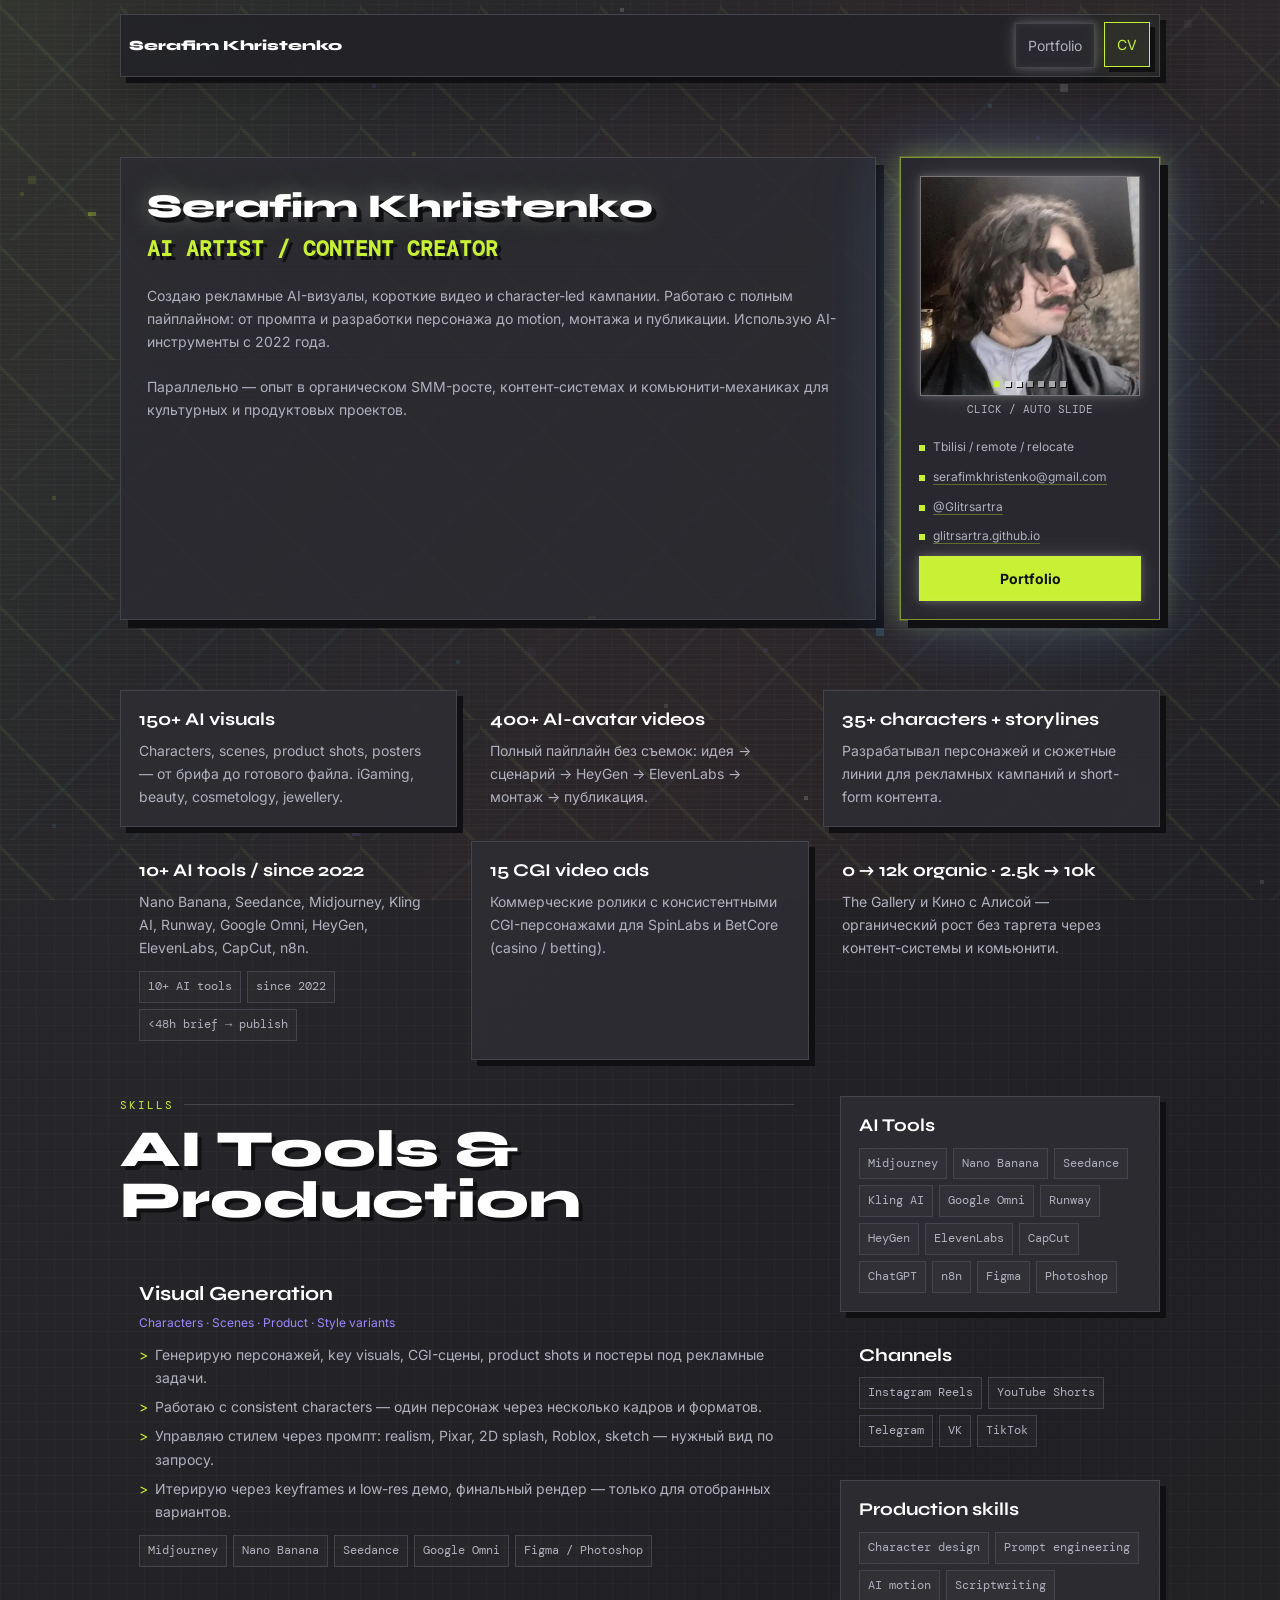
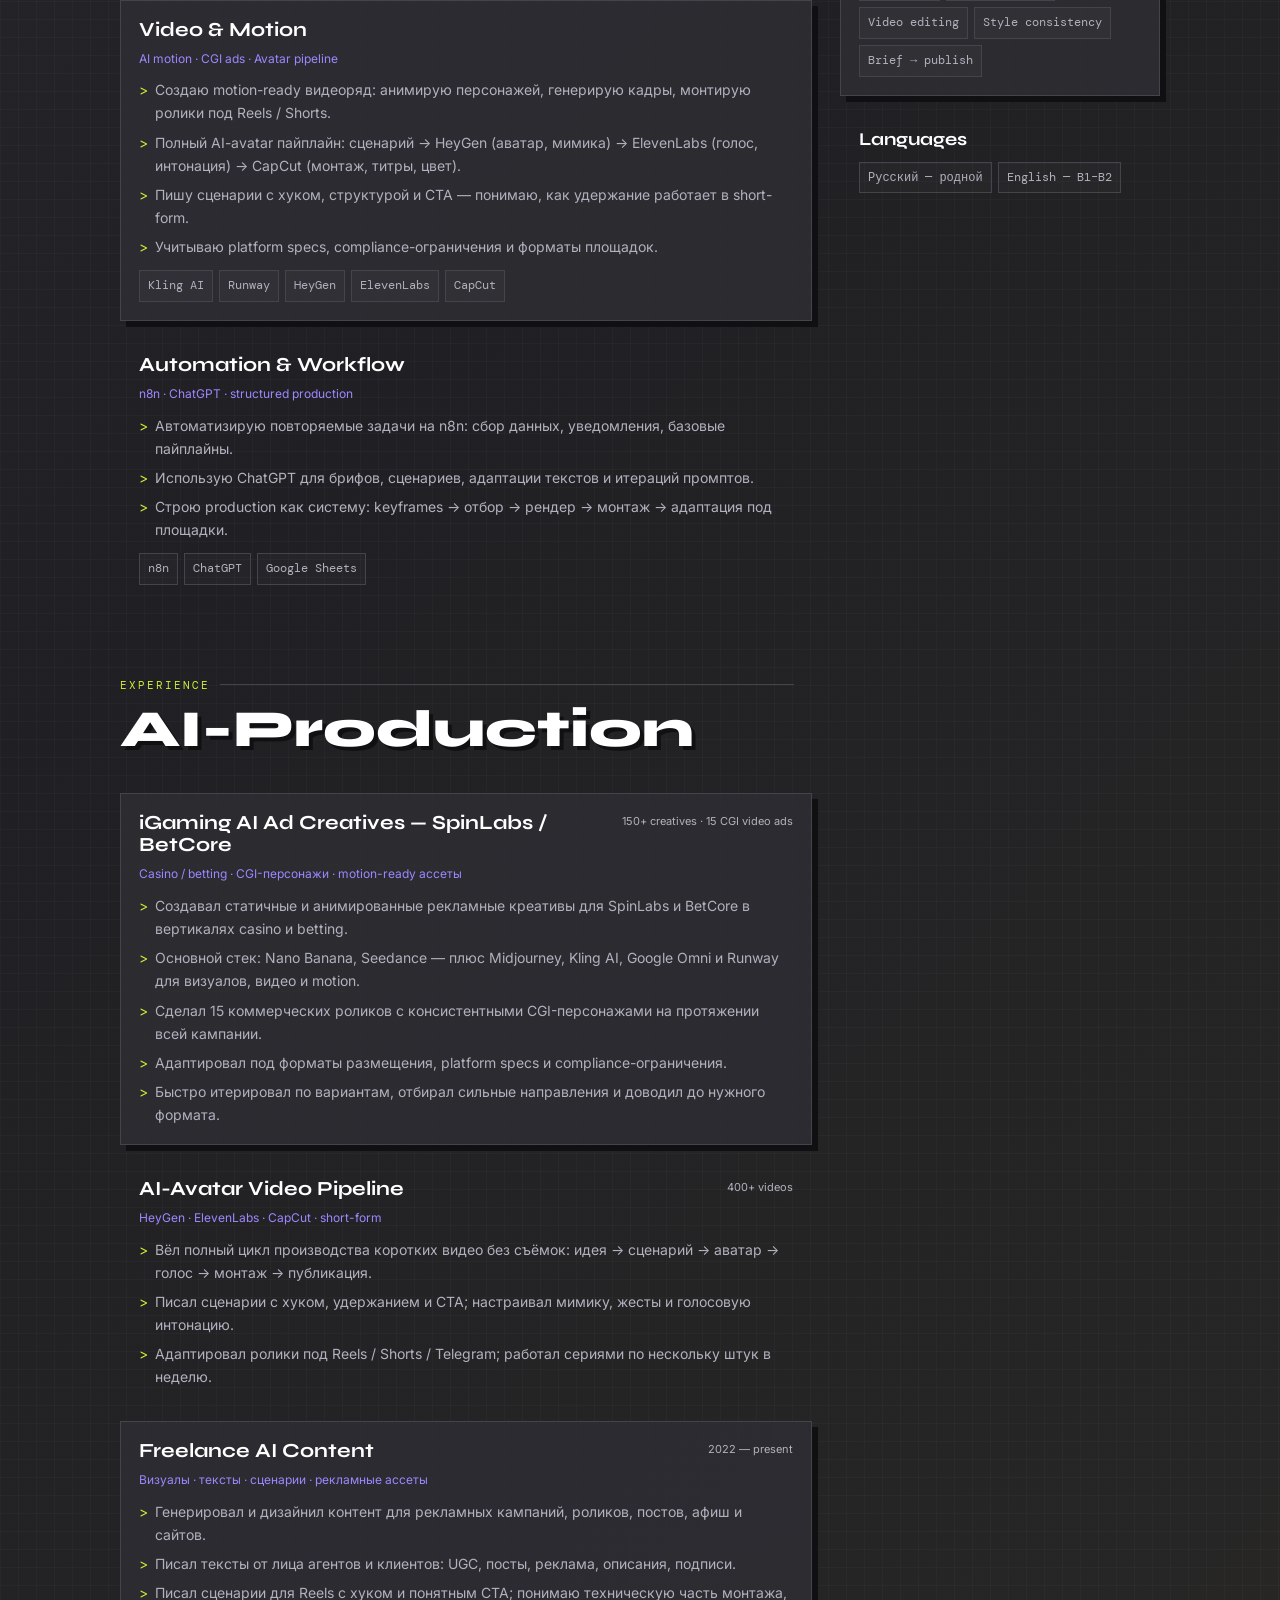
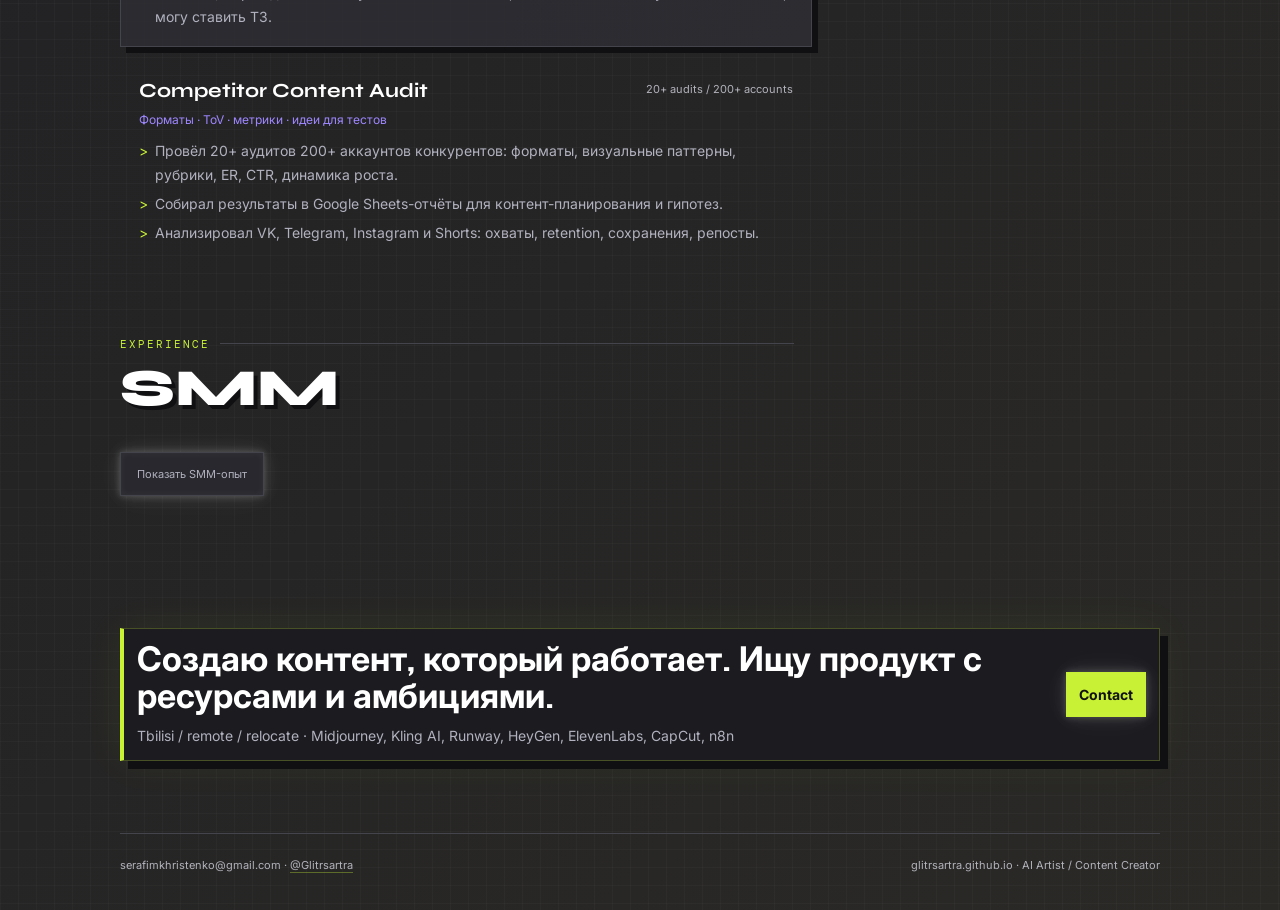
<file: cv.html>
<!doctype html>
<html lang="ru">
<head>
  <meta charset="utf-8">
  <meta name="viewport" content="width=device-width, initial-scale=1">
  <title>Serafim Khristenko — AI Artist & Content Creator CV</title>
  <link rel="preconnect" href="https://fonts.googleapis.com">
  <link rel="preconnect" href="https://fonts.gstatic.com" crossorigin>
  <link href="https://fonts.googleapis.com/css2?family=DM+Mono:wght@400;500&family=Inter:wght@400;500;600;700&family=Syne:wght@700;800&display=swap" rel="stylesheet">
  <link rel="stylesheet" href="styles.css?v=ai-creative-gallery">
</head>
<body>
  <canvas class="pixel-canvas" aria-hidden="true"></canvas>

  <header class="topbar shell">
    <a class="brand" href="index.html?fresh=ai-creative-gallery" aria-label="Back to portfolio">
      <span class="brand-text">
        <span class="brand-name">Serafim Khristenko</span>
      </span>
    </a>
    <nav class="nav" aria-label="Primary navigation">
      <a href="index.html?fresh=ai-creative-gallery">Portfolio</a>
      <a class="active" href="cv.html?fresh=ai-creative-gallery">CV</a>
    </nav>
  </header>

  <main class="shell">

    <!-- HERO -->
    <section class="cv-hero">
      <div class="cv-title">
        <h1 class="glow-name" data-glow-name>Serafim Khristenko</h1>
        <h2 class="cv-role-heading">AI Artist / Content Creator</h2>
        <p>
          Создаю рекламные AI-визуалы, короткие видео и character-led кампании. Работаю с полным пайплайном: от промпта и разработки персонажа до motion, монтажа и публикации. Использую AI-инструменты с 2022 года.
        </p>
        <p>
          Параллельно — опыт в органическом SMM-росте, контент-системах и комьюнити-механиках для культурных и продуктовых проектов.
        </p>
      </div>
      <aside class="cv-contact">
        <div class="cv-photo-block">
          <div class="photo-slider cv-photo-slider" data-photo-slider aria-label="Фотографии Serafim Khristenko">
            <img class="active" src="assets/profile_photo_01.webp" alt="Фото Serafim Khristenko 1">
            <img src="assets/profile_photo_02.webp" alt="Фото Serafim Khristenko 2">
            <img src="assets/profile_photo_03.webp" alt="Фото Serafim Khristenko 3">
            <img src="assets/profile_photo_04.webp" alt="Фото Serafim Khristenko 4">
            <img src="assets/profile_photo_05.webp" alt="Фото Serafim Khristenko 5">
            <img src="assets/profile_photo_06.webp" alt="Фото Serafim Khristenko 6">
            <img src="assets/profile_photo_07.webp" alt="Фото Serafim Khristenko 7">
            <div class="photo-dots" aria-hidden="true">
              <button class="photo-dot active" type="button" aria-label="Фото 1"></button>
              <button class="photo-dot" type="button" aria-label="Фото 2"></button>
              <button class="photo-dot" type="button" aria-label="Фото 3"></button>
              <button class="photo-dot" type="button" aria-label="Фото 4"></button>
              <button class="photo-dot" type="button" aria-label="Фото 5"></button>
              <button class="photo-dot" type="button" aria-label="Фото 6"></button>
              <button class="photo-dot" type="button" aria-label="Фото 7"></button>
            </div>
          </div>
          <div class="photo-hint">click / auto slide</div>
        </div>
        <div class="contact-line">Tbilisi / remote / relocate</div>
        <div class="contact-line"><a href="mailto:serafimkhristenko@gmail.com">serafimkhristenko@gmail.com</a></div>
        <div class="contact-line"><a href="https://t.me/Glitrsartra">@Glitrsartra</a></div>
        <div class="contact-line"><a href="https://glitrsartra.github.io">glitrsartra.github.io</a></div>
        <a class="pixel-button primary" href="index.html?fresh=ai-creative-gallery">Portfolio</a>
      </aside>
    </section>

    <!-- METRICS GRID — переориентированы на production -->
    <section class="section">
      <div class="cv-grid">
        <div class="cv-card">
          <strong>150+ AI visuals</strong>
          <p>Characters, scenes, product shots, posters — от брифа до готового файла. iGaming, beauty, cosmetology, jewellery.</p>
        </div>
        <div class="cv-card cv-card--flat">
          <strong>400+ AI-avatar videos</strong>
          <p>Полный пайплайн без съемок: идея → сценарий → HeyGen → ElevenLabs → монтаж → публикация.</p>
        </div>
        <div class="cv-card">
          <strong>35+ characters + storylines</strong>
          <p>Разрабатывал персонажей и сюжетные линии для рекламных кампаний и short-form контента.</p>
        </div>
        <div class="cv-card cv-card--flat">
          <strong>10+ AI tools / since 2022</strong>
          <p>Nano Banana, Seedance, Midjourney, Kling AI, Runway, Google Omni, HeyGen, ElevenLabs, CapCut, n8n.</p>
          <div class="pill-list meme-chip-list">
            <span class="pill">10+ AI tools</span>
            <span class="pill">since 2022</span>
            <span class="pill">&lt;48h brief → publish</span>
          </div>
        </div>
        <div class="cv-card">
          <strong>15 CGI video ads</strong>
          <p>Коммерческие ролики с консистентными CGI-персонажами для SpinLabs и BetCore (casino / betting).</p>
        </div>
        <div class="cv-card cv-card--flat">
          <strong>0 → 12k organic · 2.5k → 10k</strong>
          <p>The Gallery и Кино с Алисой — органический рост без таргета через контент-системы и комьюнити.</p>
        </div>
      </div>
    </section>

    <div class="cv-layout">
      <div>

        <!-- ═══════════════════════════════════════
             AI SKILLS & TOOLS — первый блок
        ═══════════════════════════════════════ -->
        <section class="section" style="padding-top:0">
          <div class="section-head">
            <div>
              <div class="section-kicker section-kicker--large">Skills</div>
              <h2>AI Tools & Production</h2>
            </div>
          </div>
          <div class="experience-list">
            <article class="experience-item experience-item--flat">
              <div class="experience-top">
                <h3>Visual Generation</h3>
              </div>
              <div class="company">Characters · Scenes · Product · Style variants</div>
              <ul>
                <li>Генерирую персонажей, key visuals, CGI-сцены, product shots и постеры под рекламные задачи.</li>
                <li>Работаю с consistent characters — один персонаж через несколько кадров и форматов.</li>
                <li>Управляю стилем через промпт: realism, Pixar, 2D splash, Roblox, sketch — нужный вид по запросу.</li>
                <li>Итерирую через keyframes и low-res демо, финальный рендер — только для отобранных вариантов.</li>
              </ul>
              <div class="pill-list" style="margin-top:12px">
                <span class="pill">Midjourney</span>
                <span class="pill">Nano Banana</span>
                <span class="pill">Seedance</span>
                <span class="pill">Google Omni</span>
                <span class="pill">Figma / Photoshop</span>
              </div>
            </article>

            <article class="experience-item">
              <div class="experience-top">
                <h3>Video & Motion</h3>
              </div>
              <div class="company">AI motion · CGI ads · Avatar pipeline</div>
              <ul>
                <li>Создаю motion-ready видеоряд: анимирую персонажей, генерирую кадры, монтирую ролики под Reels / Shorts.</li>
                <li>Полный AI-avatar пайплайн: сценарий → HeyGen (аватар, мимика) → ElevenLabs (голос, интонация) → CapCut (монтаж, титры, цвет).</li>
                <li>Пишу сценарии с хуком, структурой и CTA — понимаю, как удержание работает в short-form.</li>
                <li>Учитываю platform specs, compliance-ограничения и форматы площадок.</li>
              </ul>
              <div class="pill-list" style="margin-top:12px">
                <span class="pill">Kling AI</span>
                <span class="pill">Runway</span>
                <span class="pill">HeyGen</span>
                <span class="pill">ElevenLabs</span>
                <span class="pill">CapCut</span>
              </div>
            </article>

            <article class="experience-item experience-item--flat">
              <div class="experience-top">
                <h3>Automation & Workflow</h3>
              </div>
              <div class="company">n8n · ChatGPT · structured production</div>
              <ul>
                <li>Автоматизирую повторяемые задачи на n8n: сбор данных, уведомления, базовые пайплайны.</li>
                <li>Использую ChatGPT для брифов, сценариев, адаптации текстов и итераций промптов.</li>
                <li>Строю production как систему: keyframes → отбор → рендер → монтаж → адаптация под площадки.</li>
              </ul>
              <div class="pill-list" style="margin-top:12px">
                <span class="pill">n8n</span>
                <span class="pill">ChatGPT</span>
                <span class="pill">Google Sheets</span>
              </div>
            </article>
          </div>
        </section>

        <!-- ═══════════════════════════════════════
             AI-PRODUCTION EXPERIENCE
        ═══════════════════════════════════════ -->
        <section class="section">
          <div class="section-head">
            <div>
              <div class="section-kicker section-kicker--large">Experience</div>
              <h2>AI-Production</h2>
            </div>
          </div>

          <div class="experience-list">
            <article class="experience-item">
              <div class="experience-top">
                <h3>iGaming AI Ad Creatives — SpinLabs / BetCore</h3>
                <span class="period">150+ creatives · 15 CGI video ads</span>
              </div>
              <div class="company">Casino / betting · CGI-персонажи · motion-ready ассеты</div>
              <ul>
                <li>Создавал статичные и анимированные рекламные креативы для SpinLabs и BetCore в вертикалях casino и betting.</li>
                <li>Основной стек: Nano Banana, Seedance — плюс Midjourney, Kling AI, Google Omni и Runway для визуалов, видео и motion.</li>
                <li>Сделал 15 коммерческих роликов с консистентными CGI-персонажами на протяжении всей кампании.</li>
                <li>Адаптировал под форматы размещения, platform specs и compliance-ограничения.</li>
                <li>Быстро итерировал по вариантам, отбирал сильные направления и доводил до нужного формата.</li>
              </ul>
            </article>

            <article class="experience-item experience-item--flat">
              <div class="experience-top">
                <h3>AI-Avatar Video Pipeline</h3>
                <span class="period">400+ videos</span>
              </div>
              <div class="company">HeyGen · ElevenLabs · CapCut · short-form</div>
              <ul>
                <li>Вёл полный цикл производства коротких видео без съёмок: идея → сценарий → аватар → голос → монтаж → публикация.</li>
                <li>Писал сценарии с хуком, удержанием и CTA; настраивал мимику, жесты и голосовую интонацию.</li>
                <li>Адаптировал ролики под Reels / Shorts / Telegram; работал сериями по нескольку штук в неделю.</li>
              </ul>
            </article>

            <article class="experience-item">
              <div class="experience-top">
                <h3>Freelance AI Content</h3>
                <span class="period">2022 — present</span>
              </div>
              <div class="company">Визуалы · тексты · сценарии · рекламные ассеты</div>
              <ul>
                <li>Генерировал и дизайнил контент для рекламных кампаний, роликов, постов, афиш и сайтов.</li>
                <li>Писал тексты от лица агентов и клиентов: UGC, посты, реклама, описания, подписи.</li>
                <li>Писал сценарии для Reels с хуком и понятным CTA; понимаю техническую часть монтажа, могу ставить ТЗ.</li>
              </ul>
            </article>

            <article class="experience-item experience-item--flat">
              <div class="experience-top">
                <h3>Competitor Content Audit</h3>
                <span class="period">20+ audits / 200+ accounts</span>
              </div>
              <div class="company">Форматы · ToV · метрики · идеи для тестов</div>
              <ul>
                <li>Провёл 20+ аудитов 200+ аккаунтов конкурентов: форматы, визуальные паттерны, рубрики, ER, CTR, динамика роста.</li>
                <li>Собирал результаты в Google Sheets-отчёты для контент-планирования и гипотез.</li>
                <li>Анализировал VK, Telegram, Instagram и Shorts: охваты, retention, сохранения, репосты.</li>
              </ul>
            </article>
          </div>
        </section>

        <!-- ═══════════════════════════════════════
             SMM EXPERIENCE — спойлер
        ═══════════════════════════════════════ -->
        <section class="section">
          <div class="section-head">
            <div>
              <div class="section-kicker section-kicker--large">Experience</div>
              <h2>SMM</h2>
            </div>
          </div>

          <div class="smm-spoiler" data-smm-spoiler>
            <div class="smm-spoiler-body" data-smm-body>
              <div class="experience-list">

                <article class="experience-item experience-item--flat">
                  <div class="experience-top">
                    <h3>The Gallery — Instagram SMM</h3>
                    <span class="period">2024–2026</span>
                  </div>
                  <div class="company">Independent media · artist-support platform</div>
                  <ul>
                    <li>Органический рост с 0 до 12 000 подписчиков; top posts 23k–47k просмотров.</li>
                    <li>Рубрики, open calls, коллаборации, монетизация через submissions, офлайн popup 400+ человек.</li>
                  </ul>
                </article>

                <article class="experience-item">
                  <div class="experience-top">
                    <h3>Кино с Алисой — Telegram + Instagram</h3>
                    <span class="period">2025–2026</span>
                  </div>
                  <div class="company">Online film club · cultural community</div>
                  <ul>
                    <li>Instagram x4: с 2,5k до 10k; коллаборации с «Сеанс», The Blueprint, Beat Film Festival.</li>
                    <li>Продажи 40–100 участников на каждый сезон; поддержка закрытого комьюнити.</li>
                  </ul>
                </article>

                <article class="experience-item experience-item--flat">
                  <div class="experience-top">
                    <h3>Pay Simple — Telegram / VK</h3>
                    <span class="period">2022–2025</span>
                  </div>
                  <div class="company">Subscription service · support communication</div>
                  <ul>
                    <li>1000+ новых пользователей за 3 месяца; упростил FAQ и путь пользователя.</li>
                    <li>Сценарии ответов, рассылки, единый ToV, чат-комьюнити.</li>
                  </ul>
                </article>

                <article class="experience-item">
                  <div class="experience-top">
                    <h3>Мемные паблики — VK / Telegram</h3>
                    <span class="period">2019–2025</span>
                  </div>
                  <div class="company">Editorial meme communities · включая «годнотент»</div>
                  <ul>
                    <li>~10k–30k суммарной аудитории; мониторинг 100+ каналов ежедневно.</li>
                    <li>Вирусные форматы, быстрые инфоповоды, репостная логика.</li>
                  </ul>
                </article>

              </div>
            </div>
            <button class="smm-spoiler-toggle pixel-button" data-smm-toggle aria-expanded="false">Показать SMM-опыт</button>
          </div>
        </section>

      </div>

      <!-- SIDEBAR -->
      <aside class="side-stack">

        <section class="cv-card">
          <strong>AI Tools</strong>
          <div class="pill-list" style="margin-top:12px">
            <span class="pill">Midjourney</span>
            <span class="pill">Nano Banana</span>
            <span class="pill">Seedance</span>
            <span class="pill">Kling AI</span>
            <span class="pill">Google Omni</span>
            <span class="pill">Runway</span>
            <span class="pill">HeyGen</span>
            <span class="pill">ElevenLabs</span>
            <span class="pill">CapCut</span>
            <span class="pill">ChatGPT</span>
            <span class="pill">n8n</span>
            <span class="pill">Figma</span>
            <span class="pill">Photoshop</span>
          </div>
        </section>

        <section class="cv-card cv-card--flat">
          <strong>Channels</strong>
          <div class="pill-list" style="margin-top:12px">
            <span class="pill">Instagram Reels</span>
            <span class="pill">YouTube Shorts</span>
            <span class="pill">Telegram</span>
            <span class="pill">VK</span>
            <span class="pill">TikTok</span>
          </div>
        </section>

        <section class="cv-card">
          <strong>Production skills</strong>
          <div class="pill-list" style="margin-top:12px">
            <span class="pill">Character design</span>
            <span class="pill">Prompt engineering</span>
            <span class="pill">AI motion</span>
            <span class="pill">Scriptwriting</span>
            <span class="pill">Video editing</span>
            <span class="pill">Style consistency</span>
            <span class="pill">Brief → publish</span>
          </div>
        </section>

        <section class="cv-card cv-card--flat">
          <strong>Languages</strong>
          <div class="pill-list" style="margin-top:12px">
            <span class="pill">Русский — родной</span>
            <span class="pill">English — B1–B2</span>
          </div>
        </section>

      </aside>
    </div>

    <section class="cta-band">
      <div>
        <strong>Создаю контент, который работает. Ищу продукт с ресурсами и амбициями.</strong>
        <span>Tbilisi / remote / relocate · Midjourney, Kling AI, Runway, HeyGen, ElevenLabs, CapCut, n8n</span>
      </div>
      <a class="pixel-button primary" href="mailto:serafimkhristenko@gmail.com">Contact</a>
    </section>
  </main>

  <footer class="footer shell">
    <span>serafimkhristenko@gmail.com · <a href="https://t.me/Glitrsartra">@Glitrsartra</a></span>
    <span>glitrsartra.github.io · AI Artist / Content Creator</span>
  </footer>

  <script src="portfolio.js?v=ai-creative-gallery"></script>
  <script src="element-picker.js?v=1"></script>
</body>
</html>
</file>
<file: styles.css>
:root {
  --bg: #262629;
  --bg-deep: #17171a;
  --surface: #303035;
  --surface-2: #28282e;
  --surface-3: #202024;
  --line: #44444d;
  --line-soft: rgba(255, 255, 255, 0.09);
  --text: #ededf1;
  --muted: #b1b1bf;
  --quiet: #b2b2bb;
  --acid: #c8f135;
  --violet: #9e87ff;
  --coral: #ff654a;
  --cyan: #58d7ff;
  --amber: #ffd166;
  --shadow: #101013;
  --cursor-pixel: url("assets/cursor-user-stretched.webp") 1 1, auto;
  --cursor-pixel-active: url("assets/cursor-user-stretched-active.png?v=green-hover") 4 5, pointer;
}

* {
  box-sizing: border-box;
}

html {
  scroll-behavior: smooth;
  cursor: var(--cursor-pixel);
}

body {
  margin: 0;
  min-height: 100vh;
  background:
    linear-gradient(90deg, rgba(255, 255, 255, 0.025) 1px, transparent 1px) 0 0 / 18px 18px,
    linear-gradient(0deg, rgba(255, 255, 255, 0.022) 1px, transparent 1px) 0 0 / 18px 18px,
    linear-gradient(135deg, #2c2c2f 0%, #202024 44%, #2a2926 100%);
  color: var(--text);
  font-family: Inter, system-ui, sans-serif;
  font-size: 14px;
  line-height: 1.65;
  overflow-x: hidden;
  cursor: var(--cursor-pixel);
}

body::before {
  content: "";
  position: fixed;
  inset: 0;
  z-index: -2;
  pointer-events: none;
  background:
    repeating-linear-gradient(0deg, rgba(255,255,255,0.018) 0 1px, transparent 1px 5px),
    linear-gradient(115deg, rgba(200, 241, 53, 0.04), transparent 28%, rgba(255, 101, 74, 0.035) 62%, transparent);
}

body::after {
  content: "";
  position: fixed;
  inset: 0;
  z-index: -1;
  pointer-events: none;
  opacity: 0.34;
  background-image:
    linear-gradient(45deg, transparent 0 46%, rgba(200,241,53,.16) 46% 48%, transparent 48% 100%),
    linear-gradient(-45deg, transparent 0 44%, rgba(88,215,255,.1) 44% 46%, transparent 46% 100%);
  background-size: 120px 120px;
  mix-blend-mode: screen;
}

a {
  color: inherit;
}

button,
a {
  -webkit-tap-highlight-color: transparent;
  cursor: var(--cursor-pixel);
}

button {
  font: inherit;
}

img {
  display: block;
  max-width: 100%;
}

.media-placeholder,
.fan-placeholder,
.work-placeholder,
.project-placeholder,
.lightbox-placeholder {
  display: block;
  position: relative;
  width: 100%;
  height: 100%;
  min-height: inherit;
  overflow: hidden;
  background:
    linear-gradient(90deg, rgba(255, 255, 255, 0.055) 1px, transparent 1px) 0 0 / 18px 18px,
    linear-gradient(0deg, rgba(255, 255, 255, 0.045) 1px, transparent 1px) 0 0 / 18px 18px,
    linear-gradient(135deg, #82828b 0%, #5e5e67 48%, #44444d 100%);
  box-shadow: inset 0 0 0 1px rgba(255, 255, 255, 0.08);
}

.media-placeholder::after,
.fan-placeholder::after,
.work-placeholder::after,
.project-placeholder::after,
.lightbox-placeholder::after {
  content: "";
  position: absolute;
  inset: 0;
  background:
    linear-gradient(135deg, rgba(255, 255, 255, 0.16), transparent 36%),
    repeating-linear-gradient(0deg, transparent 0 6px, rgba(0, 0, 0, 0.08) 6px 7px);
  mix-blend-mode: overlay;
}

.pixel-canvas {
  position: fixed;
  inset: 0;
  z-index: 0;
  opacity: 0.4;
  pointer-events: none;
  image-rendering: pixelated;
}

.topbar,
main,
.footer {
  position: relative;
  z-index: 1;
}

.shell {
  width: min(1180px, calc(100% - 32px));
  margin: 0 auto;
}

.topbar {
  position: sticky;
  top: 10px;
  z-index: 30;
  display: grid;
  grid-template-columns: 1fr auto;
  align-items: center;
  gap: 18px;
  margin: 14px auto 0;
  padding: 10px;
  background: rgba(35, 35, 39, 0.88);
  border: 1px solid var(--line);
  box-shadow: 6px 6px 0 var(--shadow), 0 18px 50px rgba(0, 0, 0, 0.22);
  backdrop-filter: blur(18px);
}

.brand {
  display: flex;
  align-items: center;
  gap: 12px;
  min-width: 0;
  text-decoration: none;
}

.brand-mark {
  width: 28px;
  height: 28px;
  flex: 0 0 auto;
  background:
    linear-gradient(90deg, var(--acid) 0 33%, transparent 33% 66%, var(--coral) 66%),
    linear-gradient(0deg, transparent 0 33%, var(--cyan) 33% 66%, transparent 66%);
  border: 1px solid #0e0e10;
  box-shadow: 4px 4px 0 #0e0e10;
  image-rendering: pixelated;
}

.brand-text {
  display: flex;
  align-items: baseline;
  gap: 22px;
  min-width: 0;
}

.brand-name {
  position: relative;
  color: #fff;
  font-family: "Syne", Inter, system-ui, sans-serif;
  font-size: 15px;
  font-weight: 800;
  line-height: 1.1;
  overflow: visible;
  text-overflow: ellipsis;
  white-space: nowrap;
  transition: color 220ms ease, text-shadow 220ms ease;
}

.brand-name::after {
  content: "";
  position: absolute;
  left: 0;
  bottom: -2px;
  width: 100%;
  height: 1px;
  background: var(--acid);
  transform: scaleX(0);
  transform-origin: left;
  transition: transform 300ms cubic-bezier(0.22, 1, 0.36, 1);
}

.brand:hover .brand-name {
  color: var(--acid);
  text-shadow: 0 0 18px rgba(200, 241, 53, 0.5), 0 0 44px rgba(200, 241, 53, 0.2);
}

.brand:hover .brand-name::after {
  transform: scaleX(1);
}

.brand:hover .brand-role {
  color: rgba(200, 241, 53, 0.5);
}

.brand-role {
  color: var(--quiet);
  font-family: "DM Mono", "SFMono-Regular", Consolas, monospace;
  font-size: 11px;
  letter-spacing: 0.12em;
  text-transform: uppercase;
  overflow: hidden;
  text-overflow: ellipsis;
  white-space: nowrap;
  transition: color 220ms ease;
}

.nav {
  display: flex;
  justify-content: flex-end;
  align-items: center;
  flex-wrap: wrap;
  gap: 10px;
}

.nav-group {
  display: inline-flex;
  align-items: center;
  gap: 6px;
}

.nav-group--contact {
  position: relative;
  margin-left: 4px;
  padding-left: 16px;
}

.nav-group--contact::before {
  content: "";
  position: absolute;
  left: 0;
  top: 5px;
  bottom: 5px;
  width: 1px;
  background: linear-gradient(180deg, transparent, rgba(200, 241, 53, 0.4), transparent);
}

.nav-label {
  margin-right: 2px;
  color: rgba(163, 163, 180, 0.58);
  font-family: "DM Mono", "SFMono-Regular", Consolas, monospace;
  font-size: 9px;
  letter-spacing: 0.16em;
  text-transform: uppercase;
}

.nav a,
.pixel-button {
  display: inline-flex;
  align-items: center;
  justify-content: center;
  min-height: 44px;
  padding: 10px 14px;
  color: var(--muted);
  background: var(--surface-2);
  border: 1px solid var(--line);
  border-radius: 0;
  box-shadow: 3px 3px 0 var(--shadow);
  text-decoration: none;
  cursor: pointer;
  transition: transform 160ms ease, color 160ms ease, border-color 160ms ease, background 160ms ease, box-shadow 160ms ease;
}

.nav a:hover,
.pixel-button:hover,
.nav a.active {
  color: var(--acid);
  border-color: var(--acid);
  background: rgba(200, 241, 53, 0.06);
  transform: translate(-1px, -1px);
  box-shadow: 5px 5px 0 var(--shadow), 0 0 28px rgba(200, 241, 53, 0.14);
}

.nav a:active,
.pixel-button:active {
  transform: translate(1px, 1px);
  box-shadow: 2px 2px 0 var(--shadow);
}

.nav .contact-link {
  color: rgba(237, 237, 241, 0.72);
  border-color: rgba(88, 215, 255, 0.22);
  background: rgba(88, 215, 255, 0.05);
}

.nav .contact-link:hover,
.nav .contact-link:focus-visible {
  color: var(--cyan);
  border-color: rgba(88, 215, 255, 0.72);
  background: rgba(88, 215, 255, 0.09);
  box-shadow: 5px 5px 0 var(--shadow), 0 0 28px rgba(88, 215, 255, 0.13);
}

.hero {
  display: grid;
  grid-template-columns: minmax(0, 0.92fr) minmax(420px, 1.08fr);
  gap: 28px;
  align-items: stretch;
  padding: 58px 0 clamp(48px, 7vw, 96px);
}

.hero-copy {
  display: flex;
  flex-direction: column;
  justify-content: space-between;
  gap: 26px;
  min-width: 0;
}

.tagline {
  display: inline-flex;
  width: fit-content;
  align-items: center;
  gap: 8px;
  margin-bottom: 18px;
  padding: 4px 10px;
  color: var(--acid);
  border: 1px solid var(--acid);
  box-shadow: 3px 3px 0 rgba(0, 0, 0, 0.35);
  font-family: "DM Mono", "SFMono-Regular", Consolas, monospace;
  font-size: 11px;
  letter-spacing: 0.16em;
  text-transform: uppercase;
}

.tagline::before {
  content: "";
  width: 6px;
  height: 6px;
  background: currentColor;
  box-shadow: 8px 0 0 var(--coral), 16px 0 0 var(--cyan);
}

h1,
h2,
h3 {
  margin: 0;
  font-family: "Syne", Inter, system-ui, sans-serif;
  color: #fff;
  line-height: 0.98;
  letter-spacing: 0;
}

h1 {
  max-width: 680px;
  font-size: clamp(48px, 6.2vw, 88px);
  font-weight: 800;
  text-shadow: 5px 5px 0 #0f0f12, 0 0 44px rgba(200, 241, 53, 0.1);
}

.hero-profile {
  display: flex;
  align-items: flex-start;
  margin-bottom: 24px;
}

.hero-profile-photo {
  width: 96px;
  height: 96px;
  object-fit: cover;
  object-position: center top;
  border: 2px solid var(--line);
  box-shadow: 4px 4px 0 var(--shadow);
  flex: 0 0 auto;
  filter: grayscale(15%);
}

.hero-copy p {
  max-width: 610px;
  margin: 20px 0 0;
  color: var(--muted);
  font-size: 14px;
}

.hero-actions {
  display: flex;
  flex-wrap: wrap;
  gap: 10px;
  margin-top: 36px;
}

.pixel-button.primary {
  color: #111;
  background: var(--acid);
  border-color: var(--acid);
  font-weight: 700;
}

.pixel-button.primary:hover {
  color: #111;
  background: #d6ff49;
}

.metrics {
  display: grid;
  grid-template-columns: repeat(4, minmax(0, 1fr));
  gap: 1px;
  border: 1px solid var(--line);
  background: var(--line);
  box-shadow: 6px 6px 0 var(--shadow);
}

.metric {
  min-width: 0;
  padding: 15px 12px;
  background: var(--surface-2);
}

.metric-value {
  display: block;
  color: var(--acid);
  font-family: "DM Mono", "SFMono-Regular", Consolas, monospace;
  font-size: clamp(28px, 4.5vw, 34px);
  font-weight: 500;
  line-height: 1;
}

.metric-label {
  display: block;
  margin-top: 7px;
  color: var(--quiet);
  font-family: "DM Mono", "SFMono-Regular", Consolas, monospace;
  font-size: 11px;
  letter-spacing: 0.1em;
  text-transform: uppercase;
}

.hero-panel {
  position: relative;
  display: grid;
  min-width: 0;
  background: var(--surface);
  border: 1px solid var(--line);
  box-shadow: 10px 10px 0 var(--shadow), 0 0 70px rgba(138, 109, 255, 0.11);
  transform: perspective(900px) rotateY(-3deg) rotateX(1.5deg);
}

.hero-panel::before {
  content: "";
  position: absolute;
  inset: 10px -10px -10px 10px;
  z-index: -1;
  border-right: 1px solid #111;
  border-bottom: 1px solid #111;
  background:
    linear-gradient(135deg, rgba(200, 241, 53, 0.22), rgba(88, 215, 255, 0.08) 42%, rgba(255, 101, 74, 0.18));
}

.hero-panel .media-placeholder {
  width: 100%;
  height: 100%;
  min-height: 430px;
}

.hero-collage {
  position: relative;
  display: grid;
  grid-template-columns: repeat(6, minmax(0, 1fr));
  grid-auto-rows: 46px;
  gap: 8px;
  align-content: start;
  width: 100%;
  min-height: 540px;
  padding: 10px 10px 112px;
  overflow: hidden;
  isolation: isolate;
  background:
    radial-gradient(circle at 16% 18%, rgba(200, 241, 53, 0.24), transparent 26%),
    radial-gradient(circle at 80% 12%, rgba(88, 215, 255, 0.2), transparent 28%),
    radial-gradient(circle at 70% 78%, rgba(255, 101, 74, 0.22), transparent 28%),
    linear-gradient(135deg, #17171b 0%, #22222a 52%, #101015 100%);
}

.hero-collage::before {
  content: "";
  position: absolute;
  inset: 0;
  z-index: 20;
  pointer-events: none;
  background:
    linear-gradient(90deg, rgba(255, 255, 255, 0.08) 1px, transparent 1px) 0 0 / 22px 22px,
    linear-gradient(0deg, rgba(255, 255, 255, 0.055) 1px, transparent 1px) 0 0 / 22px 22px,
    repeating-linear-gradient(0deg, rgba(255, 255, 255, 0.05) 0 1px, transparent 1px 5px);
  mix-blend-mode: screen;
  opacity: 0.52;
}

.hero-collage::after {
  content: "";
  position: absolute;
  inset: 40% 0 0;
  z-index: 19;
  pointer-events: none;
  background: linear-gradient(180deg, transparent, rgba(10, 10, 12, 0.78));
}

.hero-collage-item {
  --tilt: rotate(0deg);
  position: relative;
  z-index: 2;
  width: auto;
  height: auto;
  min-width: 0;
  min-height: 0;
  padding: 0;
  overflow: hidden;
  color: inherit;
  background: var(--surface-2);
  border: 1px solid var(--line);
  border-radius: 6px;
  box-shadow: 7px 7px 0 rgba(0, 0, 0, 0.55), 0 0 34px rgba(255, 255, 255, 0.08);
  cursor: zoom-in;
  transform: var(--tilt);
  transform-origin: center;
  transition: transform 180ms ease, box-shadow 180ms ease, z-index 180ms ease;
}

.hero-collage-item:hover,
.hero-collage-item:focus-visible {
  z-index: 30;
  box-shadow: 10px 10px 0 rgba(0, 0, 0, 0.6), 0 0 44px rgba(255, 255, 255, 0.16);
  transform: var(--tilt) translateY(-4px) scale(1.03);
}

.hero-collage-item:focus-visible {
  outline: 2px solid var(--acid);
  outline-offset: 3px;
}

.hero-collage-item img {
  width: 100%;
  height: 100%;
  object-fit: cover;
  filter: saturate(1.08) contrast(1.04);
}

.hero-board-a {
  --tilt: rotate(-4deg);
  grid-column: span 2;
  grid-row: span 3;
  z-index: 1;
  align-self: start;
  justify-self: center;
  width: 310px;
  aspect-ratio: 1031 / 1280;
  background: #111317;
}

.hero-board-a img {
  object-fit: contain;
}

.hero-board-b {
  --tilt: rotate(2deg);
  grid-column: span 2;
  grid-row: span 3;
  z-index: 1;
  translate: -20px 0;
}

.hero-board-c {
  --tilt: rotate(-2deg);
  grid-column: span 1;
  grid-row: span 2;
  z-index: 13;
  align-self: start;
  justify-self: center;
  width: 176px;
  aspect-ratio: 859 / 1280;
  background: #111317;
  translate: -42px -8px;
}

.hero-board-d {
  --tilt: rotate(3deg);
  grid-column: span 1;
  grid-row: span 2;
  z-index: 14;
  align-self: start;
  justify-self: center;
  width: 176px;
  aspect-ratio: 964 / 1280;
  background: #111317;
  translate: -8px 16px;
}

.hero-board-c img,
.hero-board-d img {
  object-fit: contain;
}

.hero-board-e {
  --tilt: rotate(-1deg);
  grid-column: span 1;
  grid-row: span 2;
  z-index: 12;
  align-self: center;
  justify-self: center;
  width: 180px;
  aspect-ratio: 1031 / 1280;
  background: #111317;
  translate: -230px 230px;
}

.hero-board-e img {
  object-fit: contain;
}

.hero-board-f {
  --tilt: rotate(4deg);
  grid-column: span 1;
  grid-row: span 2;
  z-index: 13;
  align-self: start;
  justify-self: center;
  width: 184px;
  aspect-ratio: 1;
  background: #111317;
  translate: -230px 230px;
}

.hero-board-f img {
  object-fit: contain;
}

.hero-board-g {
  --tilt: rotate(-3deg);
  grid-column: span 2;
  grid-row: span 2;
  z-index: 20;
  align-self: center;
  justify-self: center;
  width: 64%;
  aspect-ratio: 859 / 1280;
  background: #111317;
}

.hero-board-g img {
  object-fit: contain;
}

.hero-board-h {
  --tilt: rotate(2deg);
  grid-column: span 1;
  grid-row: span 2;
}

.hero-board-i {
  --tilt: rotate(-2deg);
  grid-column: span 2;
  grid-row: span 2;
  z-index: 15;
  translate: -10px 0;
}

.hero-board-j,
.hero-board-k,
.hero-board-l,
.hero-board-m,
.hero-board-n,
.hero-board-o,
.hero-board-p,
.hero-board-q,
.hero-board-r {
  grid-column: span 1;
  grid-row: span 2;
}

.hero-board-j {
  --tilt: rotate(3deg);
}

.hero-board-k {
  --tilt: rotate(-4deg);
  translate: -40px 30px;
}

.hero-board-l {
  --tilt: rotate(2deg);
  grid-column: span 2;
}

.hero-board-m {
  --tilt: rotate(-1deg);
}

.hero-board-n {
  --tilt: rotate(4deg);
}

.hero-board-o {
  --tilt: rotate(-3deg);
}

.hero-board-p {
  --tilt: rotate(2deg);
}

.hero-board-q {
  --tilt: rotate(-2deg);
}

.hero-board-r {
  --tilt: rotate(3deg);
}

.hero-board-s,
.hero-board-t,
.hero-board-u,
.hero-board-v,
.hero-board-w,
.hero-board-x,
.hero-board-y,
.hero-board-z,
.hero-board-aa,
.hero-board-ab {
  z-index: 8;
}

.hero-board-s {
  --tilt: rotate(-7deg);
  grid-column: 1 / span 2;
  grid-row: 6 / span 4;
  margin: -12px 18px 18px -12px;
}

.hero-board-t {
  --tilt: rotate(5deg);
  grid-column: 4 / span 3;
  grid-row: 5 / span 3;
  margin: 18px -18px -4px 18px;
  z-index: 7;
}

.hero-board-u {
  --tilt: rotate(-4deg);
  grid-column: 3 / span 2;
  grid-row: 8 / span 3;
  margin: -16px 8px 8px -8px;
  z-index: 9;
  translate: 0 100px;
}

.hero-board-v {
  --tilt: rotate(6deg);
  grid-column: 5 / span 2;
  grid-row: 8 / span 3;
  margin: -18px -8px 12px 24px;
  z-index: 10;
}

.hero-board-w {
  --tilt: rotate(-3deg);
  grid-column: 2 / span 2;
  grid-row: 4 / span 3;
  margin: -38px 10px -16px 20px;
  z-index: 11;
}

.hero-board-x {
  --tilt: rotate(4deg);
  grid-column: 1 / span 1;
  grid-row: 10 / span 2;
  margin: -10px 0 16px 8px;
  z-index: 12;
}

.hero-board-y {
  --tilt: rotate(-5deg);
  grid-column: 4 / span 1;
  grid-row: 10 / span 2;
  margin: -12px -6px 20px 6px;
  z-index: 12;
  translate: -290px -30px;
}

.hero-board-z {
  --tilt: rotate(3deg);
  grid-column: 5 / span 1;
  grid-row: 10 / span 2;
  margin: 4px -8px 10px -2px;
  z-index: 12;
  translate: 0 20px;
}

.hero-board-aa {
  --tilt: rotate(-2deg);
  grid-column: 6 / span 1;
  grid-row: 10 / span 2;
  margin: -16px -10px 18px 0;
  z-index: 13;
}

.hero-board-ab {
  --tilt: rotate(4deg);
  grid-column: 5 / span 2;
  grid-row: 10 / span 3;
  margin: 12px -18px -18px 12px;
  z-index: 14;
  translate: 0 80px;
}

.hero-board-ai {
  --tilt: rotate(-3deg);
  grid-column: 5 / span 2;
  grid-row: 6 / span 3;
  margin: -8px -12px 12px 8px;
  z-index: 9;
}

.hero-board-aj {
  --tilt: rotate(4deg);
  grid-column: 5 / span 2;
  grid-row: 6 / span 3;
  margin: 18px -18px -12px 18px;
  z-index: 10;
}

.hero-board-ak {
  --tilt: rotate(-2deg);
  grid-column: 6 / span 1;
  grid-row: 7 / span 2;
  margin: -10px -8px 8px 4px;
  z-index: 11;
}

.hero-board-al {
  --tilt: rotate(3deg);
  grid-column: 5 / span 1;
  grid-row: 8 / span 2;
  margin: -6px 8px 10px -10px;
  z-index: 10;
}

.hero-cover-a {
  --tilt: rotate(-4deg);
  left: 4%;
  top: 6%;
  z-index: 4;
  width: 38%;
  height: 58%;
}

.hero-cover-b {
  --tilt: rotate(3deg);
  right: 5%;
  top: 5%;
  z-index: 5;
  width: 42%;
  height: 25%;
}

.hero-cover-c {
  --tilt: rotate(-2deg);
  right: 4%;
  top: 24%;
  z-index: 4;
  width: 34%;
  height: 34%;
}

.hero-cover-d {
  --tilt: rotate(5deg);
  left: 7%;
  bottom: 8%;
  z-index: 5;
  width: 31%;
  height: 38%;
}

.hero-cover-e {
  --tilt: rotate(4deg);
  left: 31%;
  top: 27%;
  z-index: 3;
  width: 28%;
  height: 38%;
}

.hero-cover-f {
  --tilt: rotate(-1deg);
  left: 37%;
  bottom: 11%;
  z-index: 6;
  width: 40%;
  height: 22%;
}

.hero-cover-g {
  --tilt: rotate(-3deg);
  right: 8%;
  bottom: 12%;
  z-index: 5;
  width: 33%;
  height: 36%;
}

.hero-cover-h {
  --tilt: rotate(2deg);
  left: 2%;
  top: 55%;
  z-index: 3;
  width: 28%;
  height: 30%;
}

.hero-cover-i {
  --tilt: rotate(6deg);
  right: 0;
  top: 47%;
  z-index: 6;
  width: 23%;
  height: 27%;
}

.hero-cover-j {
  --tilt: rotate(-5deg);
  left: 53%;
  top: 9%;
  z-index: 6;
  width: 28%;
  height: 21%;
}

.hero-label {
  position: absolute;
  left: 16px;
  right: 16px;
  bottom: 16px;
  display: grid;
  grid-template-columns: 1fr auto;
  gap: 12px;
  align-items: end;
  z-index: 40;
  padding: 14px;
  background: rgba(16, 16, 19, 0.96);
  border: 1px solid rgba(200, 241, 53, 0.58);
  box-shadow: 6px 6px 0 rgba(0, 0, 0, 0.55), 0 0 28px rgba(200, 241, 53, 0.1);
  backdrop-filter: blur(18px);
}

.hero-label strong {
  display: block;
  color: #fff;
  font-family: "Syne", Inter, system-ui, sans-serif;
  font-size: 18px;
  line-height: 1.15;
}

.hero-label span {
  display: block;
  margin-top: 3px;
  color: var(--muted);
  font-size: 11px;
}

.hero-stamp {
  color: var(--cyan);
  border: 1px solid currentColor;
  padding: 4px 8px;
  font-family: "DM Mono", "SFMono-Regular", Consolas, monospace;
  font-size: 11px;
  letter-spacing: 0.12em;
  text-transform: uppercase;
}

.section {
  padding: clamp(48px, 7vw, 96px) 0;
  opacity: 0;
  transform: translateY(24px);
  transition: opacity 0.55s ease-out, transform 0.55s ease-out;
}

.section.is-visible {
  opacity: 1;
  transform: translateY(0);
}

.thumbnail-showcase.section {
  padding-top: clamp(48px, 7vw, 96px);
}

#ai-production.section {
  padding-top: clamp(48px, 7vw, 96px);
}

.section-head {
  display: grid;
  grid-template-columns: minmax(0, 1fr) auto;
  gap: 18px;
  align-items: end;
  margin-bottom: clamp(24px, 3vw, 40px);
}

.section-kicker {
  display: flex;
  align-items: center;
  gap: 10px;
  margin-bottom: 10px;
  color: var(--acid);
  font-family: "DM Mono", "SFMono-Regular", Consolas, monospace;
  font-size: 11px;
  letter-spacing: 0.18em;
  text-transform: uppercase;
}

.section-kicker::after {
  content: "";
  flex: 1;
  height: 1px;
  min-width: 38px;
  background: var(--line);
}

h2 {
  font-size: clamp(32px, 4.4vw, 52px);
  font-weight: 800;
  text-shadow: 4px 4px 0 var(--shadow);
}

h3 {
  font-size: clamp(20px, 2.2vw, 28px);
}

.section-head h2 {
  overflow-wrap: normal;
}

#ai-production .section-head h2 {
  white-space: nowrap;
}

.section-note {
  max-width: 430px;
  color: var(--muted);
  font-size: 14px;
  text-align: right;
}

.fit-table {
  display: grid;
  gap: 8px;
}

.fit-spoiler {
  position: relative;
}

.fit-spoiler .fit-table {
  max-height: 280px;
  overflow: hidden;
  transition: max-height 400ms ease;
}

.fit-spoiler.is-open .fit-table {
  max-height: 2000px;
}

.fit-collapsed {
  opacity: 0.5;
  transition: opacity 300ms ease;
}

.fit-spoiler.is-open .fit-collapsed {
  opacity: 1;
}

.fit-spoiler-fade {
  position: absolute;
  bottom: 44px;
  left: 0;
  right: 0;
  height: 80px;
  background: linear-gradient(to bottom, transparent, var(--bg-deep));
  pointer-events: none;
  transition: opacity 300ms ease;
}

.fit-spoiler.is-open .fit-spoiler-fade {
  opacity: 0;
}

.fit-spoiler-toggle {
  display: block;
  width: 100%;
  margin-top: 8px;
  padding: 10px;
  color: var(--acid);
  background: transparent;
  border: 1px solid var(--acid);
  box-shadow: 3px 3px 0 var(--shadow);
  font-family: "DM Mono", monospace;
  font-size: 11px;
  font-weight: 700;
  letter-spacing: 0.12em;
  text-transform: uppercase;
  cursor: pointer;
  transition: background 180ms ease, color 180ms ease;
}

.fit-spoiler-toggle:hover {
  background: rgba(200, 241, 53, 0.08);
}

.fit-spoiler.is-open .fit-spoiler-toggle {
  color: var(--muted);
  border-color: var(--line);
}


.fit-row {
  position: relative;
  display: grid;
  grid-template-columns: minmax(190px, 1fr) minmax(0, 1fr) minmax(116px, auto);
  gap: 12px;
  align-items: stretch;
  padding: 14px;
  background: rgba(45, 45, 50, 0.92);
  border: 1px solid var(--line);
  box-shadow: 5px 5px 0 var(--shadow);
}

.fit-row::after {
  content: "";
  position: absolute;
  inset: 5px;
  pointer-events: none;
  border: 1px dashed rgba(200, 241, 53, 0.14);
}

.fit-row > span,
.fit-row > strong {
  position: relative;
  z-index: 1;
}

.fit-head {
  min-height: 44px;
  color: var(--acid);
  background: rgba(17, 17, 20, 0.94);
  font-family: "DM Mono", "SFMono-Regular", Consolas, monospace;
  font-size: 11px;
  letter-spacing: 0.12em;
  text-transform: uppercase;
}

.fit-head > span,
.fit-head > span:first-child {
  color: var(--acid);
  font-size: 11px;
}

.fit-row > span {
  min-width: 0;
  color: var(--text);
  font-family: Inter, system-ui, sans-serif;
  font-size: 14px;
  line-height: 1.55;
}

.fit-row > span:first-child {
  color: #fff;
  font-family: Inter, system-ui, sans-serif;
  font-size: 14px;
  font-weight: 600;
  line-height: 1.55;
}

.fit-row > strong {
  display: inline-flex;
  align-items: center;
  justify-content: center;
  min-width: 0;
  min-height: 46px;
  color: #111;
  background: var(--acid);
  border: 1px solid #111;
  box-shadow: 4px 4px 0 rgba(0, 0, 0, 0.5);
  font-family: "Syne", Inter, system-ui, sans-serif;
  padding: 8px 10px;
  font-size: 14px;
  line-height: 1.1;
  text-align: center;
}

.case-list {
  display: grid;
  gap: 26px;
}

.case-gallery {
  position: relative;
  z-index: 1;
  display: grid;
  grid-template-columns: repeat(4, minmax(0, 1fr));
  gap: 10px;
}

.case-gallery.kino-gallery {
  grid-template-columns: repeat(5, minmax(0, 1fr));
}

.gallery-shot {
  position: relative;
  min-height: 260px;
  overflow: hidden;
  padding: 0;
  background: var(--surface-3);
  border: 1px solid var(--line);
  box-shadow: 5px 5px 0 rgba(0, 0, 0, 0.4);
  cursor: zoom-in;
}

.gallery-shot img {
  width: 100%;
  height: 100%;
  object-fit: cover;
  object-position: top center;
  filter: contrast(1.03) saturate(0.92);
  transition: transform 180ms ease, filter 180ms ease;
}

.gallery-shot::after {
  content: "";
  position: absolute;
  inset: 0;
  pointer-events: none;
  background:
    linear-gradient(transparent 0 49%, rgba(255, 255, 255, 0.05) 49% 51%, transparent 51% 100%) 0 0 / 100% 8px,
    linear-gradient(90deg, rgba(255, 255, 255, 0.08), transparent 30%, transparent 76%, rgba(0, 0, 0, 0.16));
  mix-blend-mode: overlay;
}

.gallery-shot:hover img,
.gallery-shot:focus-visible img {
  transform: scale(1.035);
  filter: contrast(1.08) saturate(1.02);
}

.case-card {
  position: relative;
  display: grid;
  grid-template-columns: minmax(0, 1fr);
  gap: 18px;
  padding: 22px;
  background: rgba(42, 42, 47, 0.92);
  border: 1px solid var(--line);
  box-shadow: 8px 8px 0 var(--shadow);
}

.case-card::after {
  content: "";
  position: absolute;
  inset: 8px;
  pointer-events: none;
  border: 1px dashed rgba(200, 241, 53, 0.22);
}

.thumbnail-showcase .section-head {
  grid-template-columns: 1fr;
}

.thumbnail-showcase .case-list {
  gap: 24px;
}

.thumbnail-showcase .case-card {
  gap: 18px;
  padding: 0;
  background: transparent;
  border: 0;
  box-shadow: none;
}

.thumbnail-showcase .case-card::after {
  display: none;
}

.thumbnail-showcase .case-gallery,
.thumbnail-showcase .case-gallery.kino-gallery {
  grid-template-columns: repeat(auto-fit, minmax(128px, 1fr));
  gap: 10px;
}

.thumbnail-showcase .gallery-shot {
  aspect-ratio: 1;
  min-height: 0;
  border-radius: 5px;
}

.thumbnail-showcase .gallery-shot:hover,
.thumbnail-showcase .gallery-shot:focus-visible {
  border-color: var(--acid);
  box-shadow: 5px 5px 0 rgba(0, 0, 0, 0.45), 0 0 26px rgba(136, 255, 95, 0.18);
}

.thumbnail-showcase .case-copy {
  padding: 22px;
  background: rgba(42, 42, 47, 0.92);
  border: 1px solid var(--line);
  box-shadow: 7px 7px 0 var(--shadow);
}

.thumbnail-showcase .case-copy::after {
  content: "";
  position: absolute;
  inset: 8px;
  pointer-events: none;
  border: 1px dashed rgba(200, 241, 53, 0.18);
}

.comparison-stage,
.case-copy {
  position: relative;
  z-index: 1;
  min-width: 0;
}

.frame-label {
  position: absolute;
  top: 10px;
  left: 10px;
  z-index: 5;
  display: inline-flex;
  align-items: center;
  gap: 7px;
  padding: 5px 8px;
  color: #111;
  background: var(--acid);
  border: 1px solid #111;
  box-shadow: 3px 3px 0 rgba(0, 0, 0, 0.55);
  font-family: "DM Mono", "SFMono-Regular", Consolas, monospace;
  font-size: 11px;
  letter-spacing: 0.12em;
  line-height: 1.2;
  text-transform: uppercase;
}

.frame-label.output {
  left: auto;
  right: 10px;
  color: #fff;
  background: var(--violet);
}

.comparison-stage {
  --split: 50%;
  position: relative;
  isolation: isolate;
  overflow: hidden;
  aspect-ratio: 16 / 10;
  min-height: 430px;
  background: var(--surface-3);
  border: 1px solid var(--line);
  box-shadow: inset 0 0 0 1px rgba(255, 255, 255, 0.03), 6px 6px 0 rgba(0, 0, 0, 0.4);
  touch-action: none;
}

.comparison-stage.portrait {
  aspect-ratio: 4 / 5;
  min-height: 520px;
  width: min(100%, 780px);
  justify-self: center;
}

.compare-layer {
  position: absolute;
  inset: 0;
  display: block;
}

.compare-layer .media-placeholder {
  position: absolute;
  inset: 0;
  width: 100%;
  height: 100%;
}

.compare-input {
  z-index: 1;
}

.compare-input .media-placeholder {
  background:
    linear-gradient(90deg, rgba(255, 255, 255, 0.04) 1px, transparent 1px) 0 0 / 22px 22px,
    linear-gradient(0deg, rgba(255, 255, 255, 0.035) 1px, transparent 1px) 0 0 / 22px 22px,
    linear-gradient(135deg, #777780 0%, #5b5b63 50%, #3f3f46 100%);
  filter: grayscale(1) contrast(0.94);
}

.compare-output {
  z-index: 2;
  padding: 0;
  color: inherit;
  background: transparent;
  border: 0;
  clip-path: inset(0 0 0 var(--split));
  cursor: zoom-in;
}

.compare-output .media-placeholder {
  background:
    radial-gradient(circle at 72% 30%, rgba(255, 255, 255, 0.24), transparent 18%),
    linear-gradient(90deg, rgba(255, 255, 255, 0.075) 1px, transparent 1px) 0 0 / 14px 14px,
    linear-gradient(0deg, rgba(255, 255, 255, 0.055) 1px, transparent 1px) 0 0 / 14px 14px,
    linear-gradient(135deg, #96969f 0%, #70707a 47%, #4c4c55 100%);
}

.comparison-stage::before {
  content: "";
  position: absolute;
  inset: 0;
  z-index: 3;
  pointer-events: none;
  background:
    linear-gradient(transparent 0 49%, rgba(255, 255, 255, 0.055) 49% 51%, transparent 51% 100%) 0 0 / 100% 8px,
    linear-gradient(90deg, rgba(255, 255, 255, 0.05), transparent 22%, transparent 78%, rgba(0, 0, 0, 0.18));
  mix-blend-mode: overlay;
}

.compare-divider {
  position: absolute;
  top: 0;
  bottom: 0;
  left: var(--split);
  z-index: 5;
  width: 0;
  pointer-events: none;
}

.compare-divider::before,
.compare-divider::after {
  content: "";
  position: absolute;
  top: 0;
  bottom: 0;
  left: 0;
  transform: translateX(-50%);
}

.compare-divider::before {
  width: 2px;
  background: #fff;
  box-shadow:
    0 0 9px rgba(255, 255, 255, 0.95),
    0 0 22px rgba(255, 255, 255, 0.7),
    0 0 44px rgba(88, 215, 255, 0.54),
    0 0 66px rgba(138, 109, 255, 0.42);
  animation: compareFlash 1300ms ease-in-out infinite;
}

.compare-divider::after {
  width: 38px;
  background:
    radial-gradient(circle, rgba(255, 255, 255, 0.62) 0 2px, transparent 3px) 8px 22px / 28px 46px,
    linear-gradient(90deg, transparent, rgba(255, 255, 255, 0.26), transparent);
  opacity: 0.72;
  mix-blend-mode: screen;
  animation: compareSpark 1800ms steps(4) infinite;
}

.compare-handle {
  position: absolute;
  top: 50%;
  left: var(--split);
  z-index: 6;
  width: 54px;
  height: 74px;
  transform: translate(-50%, -50%);
  background:
    linear-gradient(90deg, rgba(255, 255, 255, 0.2), transparent 45%, rgba(255, 255, 255, 0.2)),
    rgba(250, 250, 255, 0.13);
  border: 1px solid rgba(255, 255, 255, 0.92);
  box-shadow:
    0 0 0 1px rgba(88, 215, 255, 0.32),
    0 0 18px rgba(255, 255, 255, 0.84),
    0 0 44px rgba(255, 255, 255, 0.46),
    0 0 78px rgba(88, 215, 255, 0.38),
    5px 5px 0 rgba(0, 0, 0, 0.48);
  cursor: ew-resize;
  outline: 0;
  pointer-events: auto;
  animation: handleGlow 1450ms ease-in-out infinite;
}

.compare-handle::before,
.compare-handle::after {
  content: "";
  position: absolute;
  inset: 17px 21px;
  background:
    linear-gradient(#fff, #fff) 0 0 / 3px 100% no-repeat,
    linear-gradient(#fff, #fff) 7px 0 / 3px 100% no-repeat;
  box-shadow: 0 0 14px rgba(255, 255, 255, 0.92);
}

.compare-handle::after {
  inset: -18px;
  background: radial-gradient(circle, rgba(255, 255, 255, 0.42), transparent 58%);
  opacity: 0.7;
  pointer-events: none;
}

.compare-handle:focus-visible {
  border-color: var(--acid);
  box-shadow:
    0 0 0 2px rgba(200, 241, 53, 0.62),
    0 0 26px rgba(255, 255, 255, 0.95),
    0 0 80px rgba(88, 215, 255, 0.48),
    5px 5px 0 rgba(0, 0, 0, 0.48);
}

@keyframes compareFlash {
  0%,
  100% {
    opacity: 0.72;
    filter: brightness(1);
  }
  50% {
    opacity: 1;
    filter: brightness(1.8);
  }
}

@keyframes compareSpark {
  0%,
  100% {
    transform: translate(-50%, 0);
  }
  50% {
    transform: translate(-50%, -10px);
  }
}

@keyframes handleGlow {
  0%,
  100% {
    filter: brightness(1);
  }
  50% {
    filter: brightness(1.55);
  }
}

.case-copy {
  display: grid;
  order: -1;
  grid-template-columns: 1fr auto;
  gap: 12px;
  align-items: start;
  margin-top: 0;
}

.case-copy h3 {
  font-size: clamp(20px, 2.2vw, 28px);
  font-weight: 800;
}

.case-copy p {
  margin: 8px 0 0;
  color: var(--muted);
  font-size: 14px;
}

.case-label {
  display: inline-flex;
  align-items: center;
  gap: 8px;
  margin-top: 18px;
  margin-bottom: 4px;
  padding: 3px 10px 3px 8px;
  font-family: "DM Mono", "SFMono-Regular", Consolas, monospace;
  font-size: 11px;
  font-weight: 700;
  letter-spacing: 0.14em;
  text-transform: uppercase;
  border: 1px solid;
  box-shadow: 2px 2px 0 var(--shadow);
}

.case-label::before {
  content: "";
  width: 6px;
  height: 6px;
  flex: 0 0 auto;
}

.case-label--what {
  color: var(--cyan);
  border-color: var(--cyan);
  background: rgba(88, 215, 255, 0.06);
}

.case-label--what::before {
  background: var(--cyan);
}

.case-label--result {
  color: var(--acid);
  border-color: var(--acid);
  background: rgba(200, 241, 53, 0.06);
}

.case-label--result::before {
  background: var(--acid);
}

.case-points {
  display: grid;
  gap: 6px;
  margin: 12px 0 0;
  padding: 0;
  list-style: none;
}.case-points li {
  position: relative;
  padding-left: 16px;
  color: var(--muted);
  font-size: 14px;
  line-height: 1.55;
  margin-bottom: 8px;
}

.case-points li::before {
  content: "";
  position: absolute;
  top: 0.62em;
  left: 0;
  width: 6px;
  height: 6px;
  background: var(--acid);
  box-shadow: 2px 2px 0 var(--shadow);
}

.case-result {
  color: #fff !important;
}

.chip-row {
  display: flex;
  flex-wrap: wrap;
  justify-content: flex-end;
  gap: 6px;
  max-width: 250px;
}

.chip {
  display: inline-flex;
  align-items: center;
  min-height: 28px;
  padding: 5px 9px;
  color: var(--cyan);
  border: 1px solid rgba(88, 215, 255, 0.54);
  background: rgba(88, 215, 255, 0.06);
  font-family: "DM Mono", "SFMono-Regular", Consolas, monospace;
  font-size: 12px;
  letter-spacing: 0.1em;
  text-transform: uppercase;
}

.chip--result {
  color: #111;
  background: var(--acid);
  border-color: var(--acid);
  font-weight: 500;
}

.channel-evidence {
  display: grid;
  grid-template-columns: minmax(220px, 0.7fr) minmax(0, 1.3fr);
  gap: 18px;
  padding: 22px;
  background: rgba(42, 42, 47, 0.92);
  border: 1px solid var(--line);
  box-shadow: 8px 8px 0 var(--shadow);
}

.channel-evidence-copy h3 {
  font-size: clamp(20px, 2.2vw, 28px);
}

.channel-evidence-copy p {
  margin: 10px 0 0;
  color: var(--muted);
  font-size: 14px;
}

.channel-evidence-grid {
  display: grid;
  grid-template-columns: repeat(3, minmax(0, 1fr));
  gap: 10px;
}

.evidence-slot {
  display: grid;
  align-content: end;
  min-height: 150px;
  padding: 14px;
  background:
    linear-gradient(135deg, rgba(200, 241, 53, 0.07), transparent 46%),
    rgba(17, 17, 20, 0.72);
  border: 1px dashed rgba(200, 241, 53, 0.44);
}

.evidence-slot strong {
  color: #fff;
  font-family: "Syne", Inter, system-ui, sans-serif;
  font-size: 16px;
  line-height: 1.1;
}

.evidence-slot span {
  margin-top: 8px;
  color: var(--muted);
  font-family: "DM Mono", "SFMono-Regular", Consolas, monospace;
  font-size: 12px;
  line-height: 1.4;
}

.fan {
  position: absolute;
  top: 26px;
  right: 22px;
  z-index: 8;
  width: 190px;
  height: 160px;
  pointer-events: none;
}

.fan-card {
  position: absolute;
  top: 0;
  right: 0;
  width: 116px;
  height: 150px;
  overflow: hidden;
  padding: 0;
  background: #111;
  border: 1px solid rgba(255, 255, 255, 0.28);
  box-shadow: 5px 5px 0 rgba(0,0,0,.52);
  cursor: pointer;
  pointer-events: auto;
  transform-origin: bottom right;
  transition: transform 230ms cubic-bezier(.2,.8,.2,1), border-color 160ms ease, filter 160ms ease;
}

.fan-placeholder {
  width: 100%;
  height: 100%;
}

.fan-card:nth-child(1) { transform: rotate(-4deg) translate(0, 0); }
.fan-card:nth-child(2) { transform: rotate(-2deg) translate(-8px, 8px); }
.fan-card:nth-child(3) { transform: rotate(0deg) translate(-16px, 16px); }
.fan-card:nth-child(4) { transform: rotate(2deg) translate(-24px, 24px); }

.case-card:hover .fan-card:nth-child(1),
.case-card:focus-within .fan-card:nth-child(1) { transform: rotate(-18deg) translate(-58px, 7px); }
.case-card:hover .fan-card:nth-child(2),
.case-card:focus-within .fan-card:nth-child(2) { transform: rotate(-6deg) translate(-108px, -12px); }
.case-card:hover .fan-card:nth-child(3),
.case-card:focus-within .fan-card:nth-child(3) { transform: rotate(7deg) translate(-158px, 12px); }
.case-card:hover .fan-card:nth-child(4),
.case-card:focus-within .fan-card:nth-child(4) { transform: rotate(19deg) translate(-204px, 52px); }

.fan-card:hover,
.fan-card.active {
  z-index: 10;
  border-color: var(--acid);
  filter: saturate(1.08) contrast(1.06);
}

.tool-grid,
.cv-grid {
  display: grid;
  grid-template-columns: repeat(3, minmax(0, 1fr));
  gap: 14px;
}

.tool-card,
.cv-card,
.experience-item,
.project-tile {
  background: transparent;
  border: 1px solid var(--line);
  box-shadow: none;
}

.cv-card:not(.cv-card--flat),
.experience-item:not(.experience-item--flat) {
  background: rgba(45, 45, 50, 0.92);
  box-shadow: 6px 6px 0 var(--shadow);
}

.cv-card--flat,
.experience-item--flat {
  background: transparent;
  border-color: transparent;
  box-shadow: none;
}

.tool-card {
  min-height: 162px;
  padding: 16px;
}

.tool-card strong,
.cv-card strong {
  display: block;
  color: #fff;
  font-family: "Syne", Inter, system-ui, sans-serif;
  font-size: 18px;
  line-height: 1.15;
}

.tool-card p,
.cv-card p {
  margin: 9px 0 0;
  color: var(--muted);
  font-size: 14px;
}

.production-stack {
  display: grid;
  gap: 18px;
}

.production-overview {
  display: grid;
  grid-template-columns: repeat(4, minmax(0, 1fr));
  gap: 14px;
}

.production-stat,
.production-panel,
.production-experience {
  background: rgba(45, 45, 50, 0.92);
  border: 1px solid var(--line);
  box-shadow: 6px 6px 0 var(--shadow);
}

.production-stat {
  min-height: 110px;
  padding: 12px 14px;
}

.production-stat span {
  display: block;
  color: var(--acid);
  font-family: "Syne", Inter, system-ui, sans-serif;
  font-size: clamp(22px, 3vw, 36px);
  font-weight: 800;
  line-height: 0.9;
  text-shadow: 3px 3px 0 var(--shadow);
}

.production-stat strong,
.production-copy h3 {
  display: block;
  margin-top: 8px;
  color: #fff;
  font-family: "Syne", Inter, system-ui, sans-serif;
  font-size: clamp(13px, 1.4vw, 18px);
  line-height: 1.08;
}

.production-stat p,
.production-copy p {
  margin: 10px 0 0;
  color: var(--muted);
  font-size: 14px;
}

.workflow-lead {
  max-width: 780px;
}

.production-panel {
  display: grid;
  grid-template-columns: minmax(260px, 0.44fr) minmax(0, 1fr);
  gap: 18px;
  padding: 14px;
}

.production-copy {
  min-width: 0;
  padding: 12px;
}

.production-copy .chip-row {
  justify-content: flex-start;
  margin-top: 16px;
  max-width: none;
}

.creative-production-panel {
  display: block;
}

.avatar-production-panel {
  display: flex;
  flex-direction: column;
  gap: 28px;
}

.avatar-production-panel .production-visual {
  margin-top: 0;
}

.avatar-demo-video {
  display: block;
  width: 100%;
  height: 100%;
  min-height: 160px;
  object-fit: cover;
  background: var(--surface-3);
  border: 1px solid var(--line);
  box-shadow: 3px 3px 0 var(--shadow);
}

.creative-production-panel .production-media-stack {
  grid-template-columns: minmax(0, 0.9fr) minmax(0, 1.1fr);
  align-items: start;
  margin-top: 12px;
}

.video-demo-section {
  margin-top: 18px;
  display: flex;
  flex-direction: column;
  gap: 28px;
}

.video-demo-section .ai-video-board {
  margin-top: 0;
  grid-template-columns: repeat(2, 1fr);
}

.production-wide-visual {
  display: block;
  width: 100%;
  margin-top: 18px;
  padding: 8px;
  background: var(--surface-3);
  border: 1px solid rgba(200, 241, 53, 0.26);
  box-shadow: inset 0 0 0 1px rgba(255, 255, 255, 0.035), 5px 5px 0 rgba(0, 0, 0, 0.4);
  text-align: left;
}

.production-wide-visual img {
  display: block;
  width: 100%;
  max-height: 300px;
  object-fit: cover;
  border: 1px solid var(--line);
}

.production-media-stack {
  min-width: 0;
  display: grid;
  gap: 12px;
  align-items: stretch;
}

.production-visual,
.creative-grid,
.audit-table {
  min-width: 0;
  min-height: 280px;
  padding: 12px;
  background: var(--surface-3);
  border: 1px solid var(--line);
  box-shadow: inset 0 0 0 1px rgba(255, 255, 255, 0.03), 5px 5px 0 rgba(0, 0, 0, 0.36);
}

.reel-strip {
  display: grid;
  grid-template-columns: repeat(5, minmax(0, 1fr));
  gap: 8px;
}

.reel-strip .media-placeholder {
  min-height: 260px;
}

.ai-creative-gallery {
  display: grid;
  grid-template-columns: repeat(2, minmax(0, 1fr));
  align-content: start;
  gap: 12px;
  overflow: hidden;
}

.ai-creative-shot {
  width: 100%;
  min-width: 0;
  min-height: 0;
  aspect-ratio: 3 / 4;
  border-color: rgba(200, 241, 53, 0.24);
  box-shadow: 4px 4px 0 rgba(0, 0, 0, 0.42);
}

.ai-creative-shot img {
  object-position: center top;
}

.gallery-section-title {
  display: flex;
  align-items: center;
  gap: 14px;
  margin-top: 40px;
  margin-bottom: 20px;
  padding-top: 32px;
  border-top: 2px solid rgba(200,241,53,0.45);
  color: var(--acid);
  font-family: "DM Mono", "SFMono-Regular", Consolas, monospace;
  font-size: 15px;
  letter-spacing: 0.16em;
  text-transform: uppercase;
  text-shadow: 0 0 12px rgba(200,241,53,0.4);
}

.gallery-section-title::after {
  content: "";
  flex: 1;
  height: 1px;
  background: linear-gradient(90deg, rgba(200,241,53,0.55), transparent);
}

.gallery-section-title:first-child {
  margin-top: 0;
  padding-top: 0;
  border-top: none;
  margin-bottom: 14px;
}

/* Wrapper for Персонажи block — flex column so subheadings sit between grids */
.character-gallery-wrap {
  display: flex;
  flex-direction: column;
  gap: 0;
}

.character-gallery-wrap .ai-creative-gallery {
  /* keep the grid inside flex without extra padding/border — those live on the outer .production-visual */
  flex-shrink: 0;
}

/* production-visual containing character gallery grows with content */
.creative-production-panel .production-visual {
  min-height: 0;
  height: auto;
  overflow: visible;
}

/* ── Scene integration showcase ── */
.scene-integration-block {
  margin-top: 4px;
  display: flex;
  flex-direction: column;
  gap: 12px;
}

.scene-integration-shot {
  display: block;
  width: 100%;
  padding: 0;
  background: none;
  border: 1px solid rgba(200, 241, 53, 0.24);
  box-shadow: 5px 5px 0 rgba(0, 0, 0, 0.42);
  overflow: hidden;
  cursor: zoom-in;
  transition: box-shadow 180ms ease, border-color 180ms ease;
}

.scene-integration-shot img {
  display: block;
  width: 100%;
  height: auto;       /* ← полная высота, без обрезки */
  object-fit: contain;
  transition: transform 200ms ease;
}

.scene-integration-shot:hover {
  border-color: rgba(200, 241, 53, 0.6);
  box-shadow: 7px 7px 0 rgba(0, 0, 0, 0.5), 0 0 28px rgba(200, 241, 53, 0.12);
}

.scene-integration-shot:hover img {
  transform: scale(1.015);
}

.scene-integration-meta {
  padding: 0 2px;
}

.scene-integration-meta p {
  margin: 0;
  color: var(--muted);
  font-size: 13px;
  line-height: 1.55;
}

/* ── Step gallery: captioned images like hero-label ── */
.step-gallery {
  display: grid;
  grid-template-columns: repeat(2, 1fr);
  gap: 12px;
  flex-shrink: 0;
}

.step-shot {
  position: relative;
  display: block;
  width: 100%;
  min-height: 0;
  padding: 0;
  margin: 0;
  background: none;
  border: none;
  overflow: hidden;
  cursor: pointer;
}

.step-shot img {
  display: block;
  width: 100%;
  height: 100%;
  object-fit: cover;
  aspect-ratio: 3 / 4;
  transition: transform 0.35s ease;
}

.step-shot:hover img {
  transform: scale(1.04);
}

.step-caption {
  position: absolute;
  left: 8px;
  right: 8px;
  bottom: 8px;
  padding: 10px 12px;
  background: rgba(16, 16, 19, 0.94);
  border: 1px solid rgba(200, 241, 53, 0.58);
  box-shadow: 4px 4px 0 rgba(0, 0, 0, 0.55), 0 0 18px rgba(200, 241, 53, 0.08);
  backdrop-filter: blur(14px);
  pointer-events: none;
}

.step-caption strong {
  display: block;
  color: #fff;
  font-family: "Syne", Inter, system-ui, sans-serif;
  font-size: 13px;
  line-height: 1.15;
}

.step-caption span {
  display: block;
  margin-top: 3px;
  color: var(--muted);
  font-family: "DM Mono", "SFMono-Regular", Consolas, monospace;
  font-size: 10px;
  letter-spacing: 0.06em;
}

.style-slider {
  min-width: 0;
  padding: 12px;
  background: var(--surface-3);
  border: 1px solid rgba(200, 241, 53, 0.26);
  box-shadow: inset 0 0 0 1px rgba(255, 255, 255, 0.035), 5px 5px 0 rgba(0, 0, 0, 0.4);
  display: flex;
  flex-direction: column;
}

.style-slider-frame {
  position: relative;
  overflow: hidden;
  flex: 1;
  min-height: 0;
  background: #d8d8d8;
  border: 1px solid var(--line);
  box-shadow: 4px 4px 0 rgba(0, 0, 0, 0.45);
}

.style-slider-frame::after {
  content: "";
  position: absolute;
  inset: 0;
  pointer-events: none;
  background:
    linear-gradient(rgba(255, 255, 255, 0.08) 50%, rgba(0, 0, 0, 0.08) 50%),
    linear-gradient(90deg, rgba(200, 241, 53, 0.1), transparent 24%, rgba(255, 255, 255, 0.08) 48%, transparent 72%);
  background-size: 100% 4px, 11px 100%;
  mix-blend-mode: soft-light;
  opacity: 0.45;
}

.style-slider-frame img {
  width: 100%;
  height: 100%;
  display: block;
  object-fit: cover;
  transition: opacity 160ms ease, transform 220ms ease;
}

.style-slider-frame.is-switching img {
  opacity: 0.72;
  transform: scale(1.018);
}

.style-slider-controls {
  display: grid;
  grid-template-columns: repeat(auto-fit, minmax(82px, 1fr));
  gap: 8px;
  margin-top: 10px;
}

.style-slider-control {
  min-height: 34px;
  padding: 7px 8px;
  color: var(--muted);
  background: rgba(255, 255, 255, 0.04);
  border: 1px solid var(--line);
  box-shadow: 3px 3px 0 rgba(0, 0, 0, 0.42);
  font-family: "Syne", Inter, system-ui, sans-serif;
  font-size: 10px;
  font-weight: 800;
  line-height: 1;
  text-transform: uppercase;
}

.style-slider-control:hover,
.style-slider-control:focus-visible,
.style-slider-control.is-active {
  color: #f9ffd8;
  background: rgba(200, 241, 53, 0.12);
  border-color: var(--acid);
  box-shadow: 0 0 18px rgba(200, 241, 53, 0.42), 3px 3px 0 rgba(0, 0, 0, 0.5);
}

.creative-grid {
  display: grid;
  grid-template-columns: repeat(4, minmax(0, 1fr));
  gap: 8px;
}

.creative-grid .media-placeholder {
  min-height: 130px;
}

.ai-video-board {
  display: grid;
  grid-template-columns: repeat(2, 1fr);
  gap: 12px;
  align-items: flex-start;
}

.ai-video-card {
  min-width: 0;
  margin: 0;
  padding: 8px;
  background: rgba(10, 10, 13, 0.74);
  border: 1px solid rgba(200, 241, 53, 0.28);
  box-shadow: 4px 4px 0 rgba(0, 0, 0, 0.42);
}

.ai-video-card video {
  display: block;
  width: 100%;
  aspect-ratio: 9 / 16;
  object-fit: contain;
  background: #050505;
  border: 1px solid var(--line);
}

.ai-video-card figcaption {
  display: flex;
  align-items: center;
  gap: 8px;
  padding-top: 8px;
  color: #fff;
  font-family: "Syne", Inter, system-ui, sans-serif;
  font-size: 13px;
  text-transform: uppercase;
}

.ai-video-card figcaption span {
  color: var(--acid);
}

.audit-table {
  display: grid;
  align-content: center;
  gap: 7px;
  overflow: hidden;
}

.audit-row {
  display: grid;
  grid-template-columns: 1.1fr 0.9fr 0.9fr 1fr;
  gap: 1px;
  min-width: 0;
  background: var(--line);
  border: 1px solid var(--line);
}

.audit-row span {
  min-width: 0;
  padding: 8px;
  overflow: hidden;
  color: var(--muted);
  background: rgba(255, 255, 255, 0.035);
  font-size: 10px;
  text-overflow: ellipsis;
  white-space: nowrap;
}

.audit-row.head span {
  color: #111;
  background: var(--acid);
  font-weight: 700;
  text-transform: uppercase;
}

.workflow-panel {
  grid-template-columns: minmax(0, 1fr);
}

.workflow-spoiler {
  position: relative;
  padding: 12px;
  background:
    linear-gradient(90deg, rgba(255, 255, 255, 0.035) 1px, transparent 1px) 0 0 / 14px 14px,
    rgba(255, 255, 255, 0.035);
  border: 1px solid var(--line);
  box-shadow: 5px 5px 0 rgba(0, 0, 0, 0.34);
}

.workflow-spoiler-body {
  max-height: 0;
  opacity: 0;
  overflow: hidden;
  transition: max-height 260ms ease, opacity 180ms ease;
}

.workflow-spoiler.is-open .workflow-spoiler-body {
  max-height: 1500px;
  opacity: 1;
}

.workflow-spoiler-body .workflow-lead {
  margin-bottom: 16px;
}

.workflow-detail-grid {
  display: grid;
  grid-template-columns: repeat(2, minmax(0, 1fr));
  gap: 10px;
}

.workflow-detail-card {
  min-width: 0;
  padding: 12px;
  background: rgba(13, 13, 16, 0.46);
  border: 1px solid rgba(255, 255, 255, 0.13);
}

.workflow-detail-card h4 {
  margin: 0;
  color: #fff;
  font-family: "Syne", Inter, system-ui, sans-serif;
  font-size: 15px;
  line-height: 1.12;
}

.workflow-detail-card p {
  margin-top: 8px;
  font-size: 14px;
  line-height: 1.52;
}

.workflow-spoiler-toggle {
  position: relative;
  z-index: 3;
  width: 100%;
  min-height: 42px;
  margin-top: 0;
  color: #101010;
  background: var(--acid);
  border: 1px solid #101010;
  box-shadow: 4px 4px 0 var(--shadow);
  font-family: "Syne", Inter, system-ui, sans-serif;
  font-size: 12px;
  font-weight: 800;
  letter-spacing: 0.08em;
  text-transform: uppercase;
}

.workflow-spoiler-toggle:hover,
.workflow-spoiler-toggle:focus-visible {
  box-shadow: 0 0 0 1px #fff, 0 0 24px rgba(200, 241, 53, 0.46), 4px 4px 0 var(--shadow);
}

.workflow-spoiler.is-open .workflow-spoiler-toggle {
  margin-top: 12px;
}

.production-experience {
  padding: 18px;
}

.tool-index {
  display: inline-flex;
  margin-bottom: 12px;
  padding: 2px 7px;
  color: #111;
  background: var(--coral);
  border: 1px solid #111;
  box-shadow: 3px 3px 0 rgba(0,0,0,.4);
  font-size: 10px;
}

.cta-band {
  display: grid;
  grid-template-columns: minmax(0, 1fr) auto;
  gap: 40px;
  align-items: center;
  margin: 96px 0 72px;
  padding: 32px 36px;
  background: rgba(28, 28, 32, 0.92);
  border: 1px solid rgba(200,241,53,0.25);
  border-left: 4px solid var(--acid);
  box-shadow: 8px 8px 0 var(--shadow), 0 0 40px rgba(200,241,53,0.06);
}

.cta-band-inner {
  display: flex;
  flex-direction: column;
  gap: 24px;
}

.cta-poster-wrap {
  flex-shrink: 0;
}

.cta-poster-frame {
  position: relative;
  width: 220px;
  padding: 10px;
  background: linear-gradient(135deg, #2a1f0a, #4a3010, #2a1f0a);
  border: 2px solid #8b6914;
  box-shadow:
    0 0 0 1px #c8a84b,
    0 0 0 3px #6b4f0d,
    0 0 0 4px #c8a84b,
    6px 6px 20px rgba(0,0,0,0.6);
}

.cta-poster-frame::before {
  content: "";
  position: absolute;
  inset: 4px;
  border: 1px solid rgba(200, 168, 75, 0.4);
  pointer-events: none;
  z-index: 1;
}

.cta-poster-frame img {
  display: block;
  width: 100%;
  height: auto;
  filter: sepia(0.08) contrast(1.05);
}

.cta-poster-caption {
  margin-top: 10px;
  padding: 0 2px;
  color: #a8884a;
  font-family: "DM Mono", monospace;
  font-size: 9px;
  letter-spacing: 0.04em;
  line-height: 1.5;
  text-align: center;
  font-style: italic;
}

.cta-buttons {
  display: flex;
  flex-direction: column;
  gap: 10px;
  align-items: stretch;
}

.pixel-button.secondary {
  background: transparent;
  color: var(--acid);
  border: 2px solid rgba(200,241,53,0.45);
  box-shadow: none;
}
.pixel-button.secondary:hover {
  background: rgba(200,241,53,0.08);
  border-color: var(--acid);
}

.cta-band strong {
  display: block;
  color: #fff;
  font-family: "Syne", Inter, system-ui, sans-serif;
  font-size: clamp(21px, 3vw, 34px);
  line-height: 1.08;
}

.cta-band span {
  display: block;
  margin-top: 8px;
  color: var(--muted);
}

.footer {
  display: flex;
  flex-wrap: wrap;
  justify-content: space-between;
  gap: 14px;
  padding: 22px 0 36px;
  color: var(--quiet);
  border-top: 1px solid var(--line);
  font-size: 11px;
}

.lightbox {
  position: fixed;
  inset: 0;
  z-index: 60;
  display: none;
  align-items: center;
  justify-content: center;
  padding: 16px;
  background: rgba(8, 8, 10, 0.92);
}

.lightbox.open {
  display: flex;
}

.lightbox-panel {
  position: relative;
  width: min(1120px, 100%);
  max-height: min(900px, calc(100vh - 32px));
  display: grid;
  grid-template-columns: minmax(0, 1fr) 260px;
  gap: 10px;
  padding: 10px;
  background: var(--surface-3);
  border: 1px solid var(--line);
  box-shadow: 10px 10px 0 #000;
}

.lightbox-image {
  display: grid;
  align-items: stretch;
  min-height: 0;
  background: #080809;
  border: 1px solid var(--line);
  overflow: hidden;
}

.lightbox-photo {
  width: 100%;
  height: 100%;
  max-height: calc(100vh - 52px);
  object-fit: contain;
  display: block;
}

.lightbox-placeholder {
  width: 100%;
  height: 100%;
  min-height: min(520px, calc(100vh - 92px));
  max-height: calc(100vh - 92px);
}

.lightbox-meta {
  min-width: 0;
  padding: 12px;
  border: 1px solid var(--line);
  background: rgba(255, 255, 255, 0.025);
}

.lightbox-meta h3 {
  margin-top: 24px;
  font-size: 26px;
}

.lightbox-meta p {
  color: var(--muted);
  font-size: 14px;
}

.lightbox-close {
  position: absolute;
  top: 10px;
  right: 10px;
  z-index: 3;
  width: 34px;
  height: 34px;
  color: var(--text);
  background: var(--surface);
  border: 1px solid var(--line);
  box-shadow: 3px 3px 0 #000;
  cursor: pointer;
}

.cv-hero {
  display: grid;
  grid-template-columns: minmax(0, 1fr) 260px;
  gap: 24px;
  align-items: stretch;
  padding: 80px 0 34px;
  overflow: visible;
}

.cv-title {
  padding: 32px 26px 26px;
  overflow: hidden;
  background: rgba(44, 44, 49, 0.84);
  border: 1px solid var(--line);
  box-shadow: 8px 8px 0 var(--shadow);
}

.cv-title h1 {
  font-size: clamp(42px, 7vw, 86px);
}

.cv-title .glow-name {
  max-width: 900px;
  color: #fff;
  font-size: clamp(22px, 2.6vw, 40px);
  text-shadow:
    4px 4px 0 #0f0f12,
    0 0 22px rgba(255, 255, 255, 0.28),
    0 0 56px rgba(200, 241, 53, 0.18);
}

.glow-name .h1-wrap {
  position: relative;
  display: inline-block;
}

.glow-name .h1-sweep {
  position: absolute;
  inset: -18% 108% -16% -10%;
  z-index: 2;
  pointer-events: none;
  background: linear-gradient(90deg, transparent, rgba(255, 255, 255, 0.96), rgba(200, 241, 53, 0.7), transparent);
  filter: blur(10px);
  animation: h1Sweep 1.7s ease 0.12s forwards;
}

.glow-name .h1-char {
  display: inline-block;
  color: transparent;
  text-shadow: none;
  transform: translateY(10px);
  animation: h1CharReveal 0.16s ease forwards;
  animation-delay: calc(0.18s + var(--i) * 0.055s);
}

.cv-role-heading {
  margin-top: 14px;
  color: var(--acid);
  font-family: "DM Mono", "SFMono-Regular", Consolas, monospace;
  font-size: 21px;
  line-height: 1.2;
  letter-spacing: 0;
  text-transform: uppercase;
}

.cv-title p {
  max-width: 720px;
  margin: 22px 0 0;
  color: var(--muted);
}

.cv-contact {
  display: grid;
  align-content: start;
  gap: 10px;
  padding: 18px;
  background: var(--surface-2);
  border: 1px solid rgba(200, 241, 53, 0.55);
  box-shadow:
    8px 8px 0 var(--shadow),
    0 0 0 1px rgba(200, 241, 53, 0.18),
    0 0 24px rgba(200, 241, 53, 0.32),
    0 0 60px rgba(138, 109, 255, 0.22),
    0 0 100px rgba(88, 215, 255, 0.14);
}

.cv-photo-block {
  display: grid;
  justify-items: center;
  gap: 8px;
  margin: 0 0 12px;
}

.photo-slider {
  position: relative;
  width: 195px;
  height: 195px;
  overflow: hidden;
  border: 1px solid rgba(255, 255, 255, 0.44);
  background: #0f0f12;
  box-shadow:
    5px 5px 0 #0f0f12,
    0 0 30px rgba(255, 255, 255, 0.22),
    0 0 54px rgba(200, 241, 53, 0.14);
  image-rendering: auto;
}

.photo-slider:hover {
  border-color: var(--acid);
  box-shadow:
    6px 6px 0 #0f0f12,
    0 0 28px rgba(255, 255, 255, 0.36),
    0 0 72px rgba(200, 241, 53, 0.28);
}

.photo-slider img {
  position: absolute;
  inset: 0;
  width: 100%;
  height: 100%;
  object-fit: cover;
  opacity: 0;
  transform: scale(1.02);
  transition: opacity 420ms ease, transform 900ms ease;
}

.photo-slider img.active {
  opacity: 1;
  transform: scale(1);
}

.photo-dots {
  position: absolute;
  left: 50%;
  bottom: 8px;
  z-index: 3;
  display: flex;
  gap: 5px;
  transform: translateX(-50%);
}

.photo-dot {
  width: 6px;
  height: 6px;
  padding: 0;
  border: 0;
  border-radius: 0;
  background: rgba(255, 255, 255, 0.5);
  box-shadow: 1px 1px 0 #0f0f12;
}

.photo-dot.active {
  background: var(--acid);
  box-shadow: 0 0 9px rgba(200, 241, 53, 0.82);
}

.photo-hint {
  color: var(--quiet);
  font-family: "DM Mono", "SFMono-Regular", Consolas, monospace;
  font-size: 11px;
  line-height: 1;
  text-transform: uppercase;
}

@keyframes h1CharReveal {
  0% {
    color: transparent;
    opacity: 0;
    transform: translateY(10px);
    text-shadow: none;
  }
  55% {
    color: #fff;
    opacity: 1;
    transform: translateY(-2px);
    text-shadow:
      0 0 10px rgba(255, 255, 255, 0.9),
      0 0 28px rgba(200, 241, 53, 0.46);
  }
  100% {
    color: #fff;
    opacity: 1;
    transform: translateY(0);
    text-shadow:
      5px 5px 0 #0f0f12,
      0 0 20px rgba(255, 255, 255, 0.24),
      0 0 44px rgba(200, 241, 53, 0.16);
  }
}

@keyframes h1Sweep {
  0% {
    inset: -18% 108% -16% -10%;
    opacity: 0;
  }
  24% {
    opacity: 1;
  }
  100% {
    inset: -18% -10% -16% 108%;
    opacity: 0;
  }
}

.cv-photo-slider {
  width: min(100%, 220px);
  height: auto;
  aspect-ratio: 1;
}

.contact-line {
  display: flex;
  min-width: 0;
  gap: 8px;
  color: var(--muted);
  font-size: 12px;
}

.contact-line::before {
  content: "";
  width: 6px;
  height: 6px;
  flex: 0 0 auto;
  margin-top: 8px;
  background: var(--acid);
}

.cv-card {
  padding: 18px;
}

.cv-layout {
  display: grid;
  grid-template-columns: minmax(0, 1fr) 320px;
  gap: 28px;
  align-items: start;
}

.experience-list {
  display: grid;
  gap: 14px;
}

.experience-item {
  padding: 18px;
}

.experience-top {
  display: flex;
  justify-content: space-between;
  gap: 16px;
  margin-bottom: 8px;
}

.experience-top h3 {
  font-size: 20px;
  line-height: 1.1;
}

.period {
  flex: 0 0 auto;
  color: var(--quiet);
  font-size: 11px;
}

.company {
  color: var(--violet);
  font-size: 12px;
  margin-bottom: 10px;
}

.experience-item ul {
  margin: 0;
  padding: 0;
  list-style: none;
}

.experience-item li {
  position: relative;
  margin-top: 6px;
  padding-left: 16px;
  color: var(--muted);
  font-size: 14px;
}

.experience-item li::before {
  content: ">";
  position: absolute;
  left: 0;
  color: var(--acid);
}

.side-stack {
  display: grid;
  gap: 14px;
}

.pill-list {
  display: flex;
  flex-wrap: wrap;
  gap: 6px;
}

.pill {
  padding: 5px 8px;
  color: var(--muted);
  background: rgba(255, 255, 255, 0.025);
  border: 1px solid var(--line);
  font-family: "DM Mono", "SFMono-Regular", Consolas, monospace;
  font-size: 12px;
}

.meme-chip-list {
  margin-top: 12px;
}

.metric-disclaimer {
  margin: 10px 0 0;
  color: var(--quiet) !important;
  font-family: "DM Mono", "SFMono-Regular", Consolas, monospace;
  font-size: 11px !important;
}

.work-strip {
  display: grid;
  grid-template-columns: repeat(2, minmax(0, 1fr));
  gap: 8px;
  margin-top: 12px;
}

.work-placeholder {
  width: 100%;
  aspect-ratio: 1;
  border: 1px solid var(--line);
}

.project-row {
  display: grid;
  grid-template-columns: repeat(2, minmax(0, 1fr));
  gap: 14px;
}

.project-tile {
  display: grid;
  grid-template-columns: 120px minmax(0, 1fr);
  min-height: 150px;
  overflow: hidden;
}

.project-placeholder {
  width: 100%;
  height: 100%;
}

.project-tile > div:not(.project-placeholder) {
  padding: 14px;
}

.project-tile strong {
  display: block;
  color: #fff;
  font-family: "Syne", Inter, system-ui, sans-serif;
  font-size: 18px;
  line-height: 1.1;
}

.project-tile p {
  margin: 8px 0 0;
  color: var(--muted);
  font-size: 14px;
}

@media (max-width: 980px) {
  .hero,
  .cv-hero,
  .cv-layout {
    grid-template-columns: 1fr;
  }

  .hero {
    min-height: auto;
  }

  .hero-panel {
    transform: none;
  }

  .case-card {
    grid-template-columns: 1fr;
  }

  .case-gallery,
  .case-gallery.kino-gallery {
    grid-template-columns: repeat(2, minmax(0, 1fr));
  }

  .comparison-stage {
    min-height: 360px;
  }

  .comparison-stage.portrait {
    min-height: 460px;
    width: 100%;
  }

  .tool-grid,
  .cv-grid,
  .production-overview {
    grid-template-columns: repeat(2, minmax(0, 1fr));
  }

  .production-panel {
    grid-template-columns: 1fr;
  }

  .channel-evidence {
    grid-template-columns: 1fr;
  }

  .video-demo-section {
    grid-template-columns: 1fr;
  }

  .avatar-production-panel {
    grid-template-columns: 1fr;
  }

  .section-note {
    text-align: left;
  }
}

@media (max-width: 700px) {
  body {
    font-size: 14px;
  }

  .shell {
    width: min(100% - 22px, 1180px);
  }

  .topbar,
  .section-head,
  .case-copy,
  .cta-band,
  .lightbox-panel,
  .project-row,
  .project-tile {
    grid-template-columns: 1fr;
  }

  .topbar {
    position: relative;
    top: auto;
  }

  .brand-text {
    flex-direction: column;
    align-items: flex-start;
    gap: 4px;
  }

  .nav {
    justify-content: flex-start;
  }

  .nav-group--contact {
    width: 100%;
    margin-left: 0;
    padding-top: 9px;
    padding-left: 0;
    border-top: 1px solid rgba(255, 255, 255, 0.08);
  }

  .nav-group--contact::before {
    display: none;
  }

  .hero {
    padding-top: 34px;
  }

  .cv-title .glow-name {
    font-size: 46px;
  }

  .cv-role-heading {
    font-size: 16px;
  }

  .hero-panel .media-placeholder {
    min-height: 300px;
  }

  .hero-collage {
    grid-template-columns: repeat(3, minmax(0, 1fr));
    grid-auto-rows: 72px;
    min-height: auto;
  }

  .hero-board-a,
  .hero-board-b,
  .hero-board-g,
  .hero-board-i,
  .hero-board-l {
    grid-column: span 2;
  }

  .hero-board-g {
    width: 78%;
  }

  .hero-board-s,
  .hero-board-t,
  .hero-board-u,
  .hero-board-v,
  .hero-board-w,
  .hero-board-x,
  .hero-board-y,
  .hero-board-z,
  .hero-board-aa,
  .hero-board-ab {
    grid-column: span 1;
    grid-row: span 2;
    margin: 0;
    z-index: 2;
  }

  .hero-board-s,
  .hero-board-t,
  .hero-board-u,
  .hero-board-aa,
  .hero-board-ab {
    grid-column: span 2;
  }

  .hero-cover-a {
    left: 3%;
    top: 6%;
    width: 43%;
    height: 52%;
  }

  .hero-cover-b {
    right: 4%;
    top: 5%;
    width: 46%;
    height: 22%;
  }

  .hero-cover-c {
    right: 4%;
    top: 25%;
    width: 40%;
    height: 30%;
  }

  .hero-cover-d {
    left: 6%;
    bottom: 12%;
    width: 38%;
    height: 32%;
  }

  .hero-cover-e {
    left: 35%;
    top: 33%;
    width: 30%;
    height: 32%;
  }

  .hero-cover-f {
    left: 33%;
    bottom: 14%;
    width: 49%;
    height: 18%;
  }

  .hero-cover-g {
    right: 4%;
    bottom: 18%;
    width: 40%;
    height: 30%;
  }

  .hero-cover-h {
    left: 0;
    top: 57%;
    width: 32%;
    height: 24%;
  }

  .hero-cover-i {
    display: none;
  }

  .hero-cover-j {
    left: 51%;
    top: 14%;
    width: 31%;
    height: 18%;
  }

  .hero-label {
    grid-template-columns: 1fr;
  }

  .channel-evidence-grid {
    grid-template-columns: 1fr;
  }

  .workflow-detail-grid {
    grid-template-columns: 1fr;
  }

  .workflow-spoiler.is-open .workflow-spoiler-body {
    max-height: 1800px;
  }

  .metrics {
    grid-template-columns: repeat(2, minmax(0, 1fr));
  }

  .comparison-stage,
  .comparison-stage.portrait {
    aspect-ratio: 4 / 5;
    min-height: 360px;
    width: 100%;
  }

  .case-gallery,
  .case-gallery.kino-gallery {
    grid-template-columns: 1fr;
  }

  .gallery-shot {
    min-height: 360px;
  }

  .fit-row {
    grid-template-columns: 1fr;
  }

  .fit-head {
    display: none;
  }

  .fit-row > strong,
  .case-copy .chip-row {
    justify-self: start;
  }

  .fan {
    position: static;
    width: auto;
    height: auto;
    display: flex;
    gap: 7px;
    margin-top: 10px;
    pointer-events: auto;
  }

  .fan-card,
  .fan-card:nth-child(n),
  .case-card:hover .fan-card:nth-child(n),
  .case-card:focus-within .fan-card:nth-child(n) {
    position: relative;
    top: auto;
    right: auto;
    width: 58px;
    height: 58px;
    transform: none;
    box-shadow: 3px 3px 0 rgba(0,0,0,.42);
  }

  .comparison-stage .fan {
    position: absolute;
    top: 48px;
    right: 10px;
    width: auto;
    height: auto;
    margin-top: 0;
  }

  .compare-handle {
    width: 48px;
    height: 64px;
  }

  .chip-row {
    justify-content: flex-start;
  }

  .tool-grid,
  .cv-grid,
  .production-overview {
    grid-template-columns: 1fr;
  }

  .reel-strip {
    grid-template-columns: repeat(2, minmax(0, 1fr));
  }

  .creative-grid,
  .ai-creative-gallery,
  .step-gallery {
    grid-template-columns: 1fr;
  }

  .creative-production-panel .production-media-stack {
    grid-template-columns: 1fr;
  }

  .ai-video-board {
    grid-template-columns: 1fr;
  }

  .audit-row {
    grid-template-columns: 1fr 1fr;
  }

  .lightbox-panel {
    max-height: calc(100vh - 28px);
  }

  .lightbox-meta h3 {
    margin-top: 0;
  }

  /* ai-creative-gallery: глобально 2 колонки, мобильный override не нужен */
}

@media (prefers-reduced-motion: reduce) {
  *,
  *::before,
  *::after {
    scroll-behavior: auto !important;
    transition-duration: 0.01ms !important;
    animation-duration: 0.01ms !important;
    animation-iteration-count: 1 !important;
  }
}

a,
button,
[role="button"],
[data-gallery-item],
[data-close-lightbox],
input,
select,
textarea,
summary,
label,
.pixel-button,
.nav a,
.gallery-shot,
.style-slider-control,
.photo-slider,
.hero-collage-item,
.compare-output,
.compare-handle,
.fan-card,
.lightbox-close {
  cursor: var(--cursor-pixel);
}

a:hover,
a:focus-visible,
button:hover,
button:focus-visible,
[role="button"]:hover,
[role="button"]:focus-visible,
[data-gallery-item]:hover,
[data-gallery-item]:focus-visible,
[data-close-lightbox]:hover,
[data-close-lightbox]:focus-visible,
input:hover,
input:focus-visible,
select:hover,
select:focus-visible,
textarea:hover,
textarea:focus-visible,
summary:hover,
summary:focus-visible,
label:hover,
.pixel-button:hover,
.pixel-button:focus-visible,
.nav a:hover,
.nav a:focus-visible,
.gallery-shot:hover,
.gallery-shot:focus-visible,
.style-slider-control:hover,
.style-slider-control:focus-visible,
.photo-slider:hover,
.hero-collage-item:hover,
.hero-collage-item:focus-visible,
.compare-output:hover,
.compare-output:focus-visible,
.compare-handle:hover,
.compare-handle:focus-visible,
.fan-card:hover,
.fan-card:focus-within,
.lightbox-close:hover,
.lightbox-close:focus-visible,
a:hover *,
button:hover *,
[role="button"]:hover *,
[data-gallery-item]:hover *,
.pixel-button:hover *,
.gallery-shot:hover *,
.style-slider-control:hover *,
.hero-collage-item:hover *,
.fan-card:hover * {
  cursor: var(--cursor-pixel-active) !important;
}

/* Compact portfolio scale */
/* Keep readable minimum font-size on small screens to avoid iOS zoom */
@media (max-width: 700px) {
  body { font-size: 16px; }
}

.shell {
  width: min(100% - 40px, 1040px);
}

.topbar {
  padding: 8px;
}

.brand-name {
  font-size: 14px;
}

.nav a,
.pixel-button {
  /* keep touch targets at 44px even in compact layout */
  min-height: 44px;
  padding: 10px 12px;
}

.hero {
  min-height: auto;
  padding: 36px 0 24px;
}

h1 {
  font-size: clamp(40px, 4vw, 56px);
}

.hero-title-line {
  display: block;
  white-space: nowrap;
}

.hero-title-line--wide {
  font-size: 0.64em;
}

h2 {
  font-size: clamp(32px, 4.4vw, 52px);
}

.section {
  padding: 36px 0;
}

.hero-collage {
  min-height: 450px;
  padding: 8px 8px 124px;
  grid-auto-rows: 36px;
}

.hero-label {
  padding: 14px;
}

.hero-label strong {
  font-size: 18px;
}

.case-card {
  padding: 22px;
}

.production-panel {
  padding: 14px;
}

.production-copy {
  padding: 12px;
}

.production-visual,
.creative-grid,
.audit-table {
  min-height: 230px;
  padding: 9px;
}

.comparison-stage {
  min-height: 360px;
}

.comparison-stage.portrait {
  min-height: 440px;
}

.cta-band {
  padding: 13px;
}

@media (max-width: 980px) {
  .hero-title-line--wide {
    font-size: 0.9em;
  }
}

@media (max-width: 700px) {
  body {
    font-size: 13px;
  }

  .shell {
    width: min(100% - 18px, 1040px);
  }

  .hero {
    padding: 22px 0 16px;
  }

  .section {
    padding: 26px 0;
  }

  .hero-collage {
    grid-auto-rows: 36px;
    padding-bottom: 144px;
  }

  h1 {
    font-size: 30px;
  }

  h2 {
    font-size: clamp(28px, 8vw, 36px);
  }

  #ai-production .section-head h2 {
    font-size: 26px;
    letter-spacing: -0.03em;
  }

  .cta-poster-wrap {
    display: flex;
    justify-content: center;
  }
}

/* Three-layer white glow for control surfaces */
button,
[role="button"],
input,
select,
textarea,
summary,
.photo-slider,
.compare-output,
.compare-handle {
  box-shadow:
    0 0 7px rgba(255, 255, 255, 0.2),
    0 0 18px rgba(255, 255, 255, 0.11),
    0 0 36px rgba(255, 255, 255, 0.055),
    inset 0 0 7px rgba(255, 255, 255, 0.055);
  transition:
    box-shadow 180ms ease,
    border-color 180ms ease,
    filter 180ms ease,
    transform 180ms ease;
}

button:hover,
button:focus-visible,
[role="button"]:hover,
[role="button"]:focus-visible,
input:hover,
input:focus-visible,
select:hover,
select:focus-visible,
textarea:hover,
textarea:focus-visible,
summary:hover,
summary:focus-visible,
.photo-slider:hover,
.compare-output:hover,
.compare-output:focus-visible,
.compare-handle:hover,
.compare-handle:focus-visible {
  border-color: rgba(255, 255, 255, 0.68);
  box-shadow:
    0 0 9px rgba(255, 255, 255, 0.58),
    0 0 25px rgba(255, 255, 255, 0.28),
    0 0 58px rgba(255, 255, 255, 0.14),
    inset 0 0 11px rgba(255, 255, 255, 0.12);
  filter: brightness(1.07);
}

.contact-line a,
.footer a {
  text-decoration-color: rgba(200, 241, 53, 0.34);
  text-decoration-thickness: 1px;
  text-underline-offset: 3px;
  transition: color 160ms ease, text-decoration-color 160ms ease;
}

.contact-line a:hover,
.contact-line a:focus-visible,
.footer a:hover,
.footer a:focus-visible {
  color: var(--acid);
  text-decoration-color: var(--acid);
  filter: none;
}

.nav a,
.pixel-button,
.gallery-shot,
.style-slider-control,
.hero-collage-item,
.workflow-spoiler-toggle,
.lightbox-close,
.fan-card {
  box-shadow:
    0 0 7px rgba(255, 255, 255, 0.2),
    0 0 18px rgba(255, 255, 255, 0.11),
    0 0 36px rgba(255, 255, 255, 0.055),
    inset 0 0 7px rgba(255, 255, 255, 0.055);
}

.nav a:hover,
.nav a:focus-visible,
.pixel-button:hover,
.pixel-button:focus-visible,
.gallery-shot:hover,
.gallery-shot:focus-visible,
.style-slider-control:hover,
.style-slider-control:focus-visible,
.hero-collage-item:hover,
.hero-collage-item:focus-visible,
.workflow-spoiler-toggle:hover,
.workflow-spoiler-toggle:focus-visible,
.lightbox-close:hover,
.lightbox-close:focus-visible,
.fan-card:hover,
.fan-card:focus-visible {
  border-color: rgba(255, 255, 255, 0.68);
  box-shadow:
    0 0 9px rgba(255, 255, 255, 0.58),
    0 0 25px rgba(255, 255, 255, 0.28),
    0 0 58px rgba(255, 255, 255, 0.14),
    inset 0 0 11px rgba(255, 255, 255, 0.12);
  filter: brightness(1.07);
}

/* ═══════════════════════════════════════════════
   AI GALLERY FILTER
═══════════════════════════════════════════════ */
.ai-gallery-filter {
  display: flex;
  flex-wrap: wrap;
  gap: 8px;
  margin: 20px 0 16px;
}

.filter-btn {
  background: var(--surface);
  border: 1px solid var(--line);
  color: var(--muted);
  font-family: 'DM Mono', monospace;
  font-size: 11px;
  letter-spacing: 0.06em;
  text-transform: uppercase;
  padding: 6px 14px;
  cursor: var(--cursor-pixel);
  transition: color 0.15s, border-color 0.15s, box-shadow 0.15s;
}

.filter-btn.is-active,
.filter-btn:hover {
  color: var(--acid);
  border-color: var(--acid);
  box-shadow: 0 0 8px rgba(200, 241, 53, 0.25);
}

.gallery-shot.is-hidden {
  display: none;
}

/* ═══════════════════════════════════════════════
   CASE SPOILERS (SMM section)
═══════════════════════════════════════════════ */
.case-list--spoilers {
  display: flex;
  flex-direction: column;
  gap: 2px;
}

.section-subhead {
  color: var(--muted);
  font-size: 13px;
  margin: 4px 0 0;
}

.case-spoiler {
  background: var(--surface-2);
  border: 1px solid var(--line-soft);
  overflow: hidden;
}

.case-spoiler-summary {
  padding: 20px 24px;
  display: grid;
  grid-template-columns: 1fr auto;
  grid-template-rows: auto auto;
  column-gap: 20px;
  row-gap: 12px;
  align-items: start;
}

.case-spoiler-meta {
  grid-column: 1;
  grid-row: 1;
}

.case-spoiler-meta h3 {
  margin: 4px 0 6px;
  font-family: 'Syne', sans-serif;
  font-size: 17px;
  font-weight: 700;
  color: var(--text);
}

.case-spoiler-meta p {
  margin: 0;
  color: var(--muted);
  font-size: 13px;
  line-height: 1.5;
}

.case-spoiler-summary .chip-row {
  grid-column: 1;
  grid-row: 2;
}

.case-spoiler-toggle {
  grid-column: 2;
  grid-row: 1 / 3;
  align-self: center;
  font-size: 11px;
  padding: 7px 14px;
  white-space: nowrap;
}

.case-spoiler-body {
  display: none;
  border-top: 1px solid var(--line-soft);
}

.case-spoiler-body.is-open {
  display: block;
}

.case-card--inline {
  display: grid;
  grid-template-columns: 1fr 1fr;
  gap: 24px;
  padding: 24px;
}

@media (max-width: 700px) {
  .case-card--inline {
    grid-template-columns: 1fr;
  }

  .case-spoiler-summary {
    grid-template-columns: 1fr;
  }

  .case-spoiler-toggle {
    grid-column: 1;
    grid-row: 3;
    width: fit-content;
  }
}

/* ═══════════════════════════════════════════════
   SMM SPOILER (cv.html)
═══════════════════════════════════════════════ */
.smm-spoiler {
  position: relative;
}

.smm-spoiler-body {
  display: none;
  margin-bottom: 16px;
}

.smm-spoiler-body.is-open {
  display: block;
}

.smm-spoiler-toggle {
  font-size: 11px;
  padding: 7px 16px;
}
</file>
